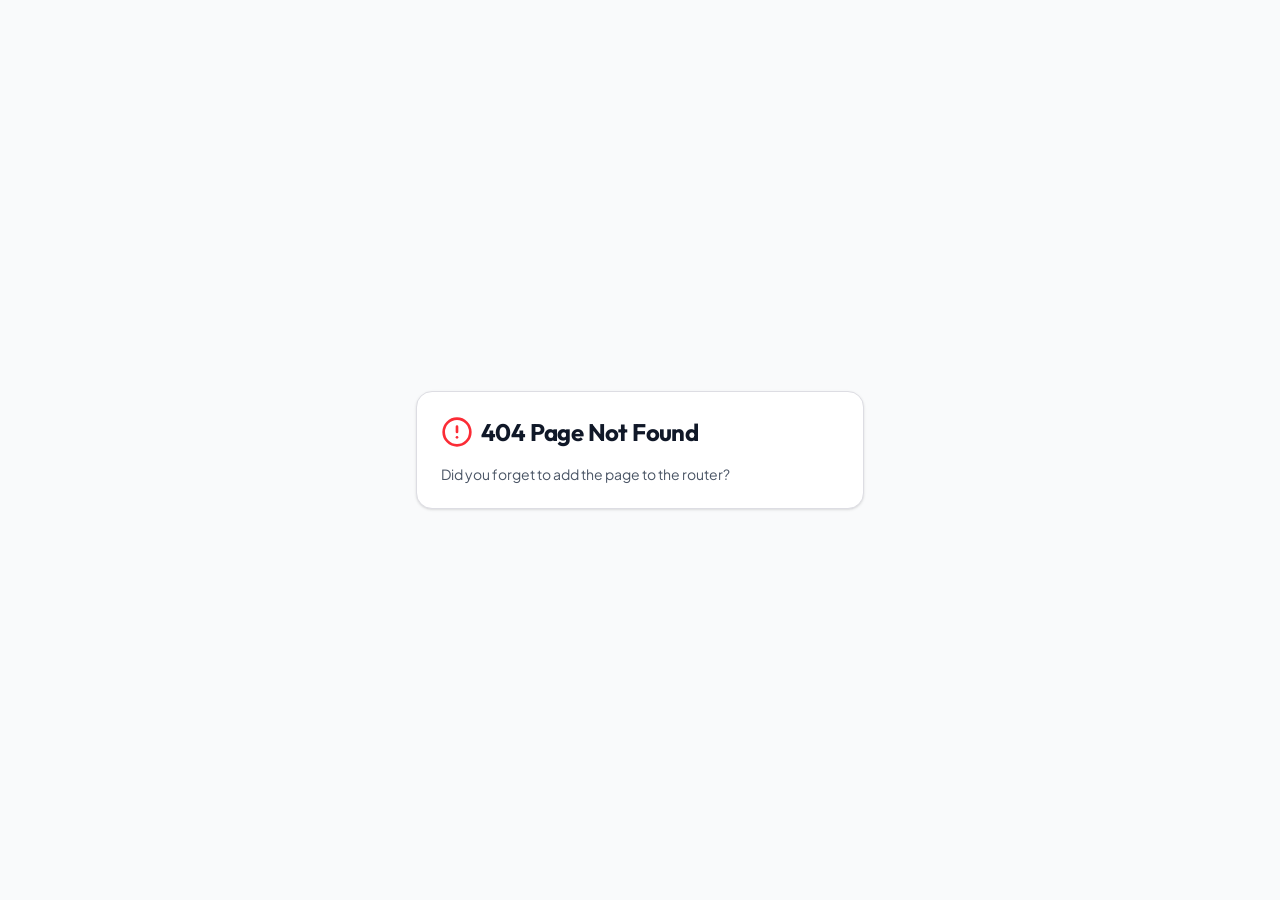
<file: index.html>
<!DOCTYPE html>
<!-- saved from url=(0054)https://voice-note-quotes-%2Dchrisbaileyza.replit.app/ -->
<html lang="en"><head><meta http-equiv="Content-Type" content="text/html; charset=UTF-8">
    
    <meta name="viewport" content="width=device-width, initial-scale=1.0, maximum-scale=1">
    <meta name="facebook-domain-verification" content="yx6v9fxxcvmpmvajrf4673xoddwqhw" />
    <title>VoiceQuote Landing Page</title>
    <link rel="icon" type="image/svg+xml" href="https://voice-note-quotes--chrisbaileyza.replit.app/favicon.svg">
    <link rel="preconnect" href="https://fonts.googleapis.com/">
    <link rel="preconnect" href="https://fonts.gstatic.com/" crossorigin="">
    <link href="./assets/css2.css" rel="stylesheet">
    <script type="module" crossorigin="" src="./assets/index-DbeL_Wi4.js"></script>
    <link rel="stylesheet" crossorigin="" href="./assets/index-D-rFIsb0.css">
  </head>
  <body>
    <div id="root"><div class="min-h-screen bg-background text-foreground overflow-hidden font-sans"><div class="fixed inset-0 -z-20 bg-mesh-overlay"></div><img alt="" class="fixed inset-0 w-full h-full object-cover opacity-10 mix-blend-multiply -z-10" src="./images/bg-mesh.png"><nav class="fixed top-0 left-0 right-0 z-50 border-b border-border bg-background/80 backdrop-blur-md"><div class="max-w-7xl mx-auto px-6 h-20 flex items-center justify-between"><div class="flex items-center gap-3"><div class="w-10 h-10 rounded-xl bg-gradient-to-br from-primary to-secondary flex items-center justify-center shadow-lg shadow-primary/20"><svg xmlns="http://www.w3.org/2000/svg" width="24" height="24" viewBox="0 0 24 24" fill="none" stroke="currentColor" stroke-width="2" stroke-linecap="round" stroke-linejoin="round" class="lucide lucide-message-circle w-5 h-5 text-white fill-white/20" aria-hidden="true"><path d="M2.992 16.342a2 2 0 0 1 .094 1.167l-1.065 3.29a1 1 0 0 0 1.236 1.168l3.413-.998a2 2 0 0 1 1.099.092 10 10 0 1 0-4.777-4.719"></path></svg></div><span class="font-display font-bold text-xl tracking-tight">VoiceQuote</span></div><div class="px-4 py-1.5 rounded-full border border-primary/30 bg-primary/10 text-primary text-sm font-semibold tracking-wide flex items-center gap-2"><span class="relative flex h-2 w-2"><span class="animate-ping absolute inline-flex h-full w-full rounded-full bg-primary opacity-75"></span><span class="relative inline-flex rounded-full h-2 w-2 bg-primary"></span></span>Coming Soon</div></div></nav><section class="relative pt-40 pb-20 lg:pt-48 lg:pb-32 px-6"><div class="max-w-7xl mx-auto grid lg:grid-cols-2 gap-12 items-center"><div class="text-center lg:text-left z-10" style="opacity: 1;"><div class="inline-flex items-center gap-2 px-3 py-1 rounded-full border border-border bg-muted/60 backdrop-blur-sm mb-6" style="opacity: 1; transform: none;"><svg xmlns="http://www.w3.org/2000/svg" width="24" height="24" viewBox="0 0 24 24" fill="none" stroke="currentColor" stroke-width="2" stroke-linecap="round" stroke-linejoin="round" class="lucide lucide-sparkles w-4 h-4 text-secondary" aria-hidden="true"><path d="M11.017 2.814a1 1 0 0 1 1.966 0l1.051 5.558a2 2 0 0 0 1.594 1.594l5.558 1.051a1 1 0 0 1 0 1.966l-5.558 1.051a2 2 0 0 0-1.594 1.594l-1.051 5.558a1 1 0 0 1-1.966 0l-1.051-5.558a2 2 0 0 0-1.594-1.594l-5.558-1.051a1 1 0 0 1 0-1.966l5.558-1.051a2 2 0 0 0 1.594-1.594z"></path><path d="M20 2v4"></path><path d="M22 4h-4"></path><circle cx="4" cy="20" r="2"></circle></svg><span class="text-sm font-medium text-muted-foreground">Instant business documents from your voice</span></div><h1 class="text-5xl lg:text-7xl font-display font-bold leading-[1.1] mb-6" style="opacity: 1; transform: none;">Turn voice notes into <br><span class="text-gradient">quotes &amp; invoices.</span></h1><p class="text-lg lg:text-xl text-muted-foreground mb-10 max-w-xl mx-auto lg:mx-0 leading-relaxed" style="opacity: 1; transform: none;">Just send a WhatsApp voice note describing your job or service. Our AI instantly generates a professional quote, estimate, or invoice — ready to send to your client.</p><div class="mb-8" style="opacity: 1; transform: none;"><div class="w-full max-w-md mx-auto lg:mx-0"><form class="relative flex items-center" style="opacity: 1; transform: none;"><div class="absolute inset-0 -z-10 bg-gradient-to-r from-primary/30 to-secondary/30 blur-xl opacity-50 rounded-full transition-opacity duration-500"></div><input placeholder="Enter your email" class="w-full h-14 pl-6 pr-32 rounded-full bg-background/80 backdrop-blur-md border border-border text-foreground placeholder:text-muted-foreground focus:outline-none focus:ring-2 focus:ring-primary/50 focus:border-transparent transition-all shadow-md disabled:opacity-50" required="" type="email" value="" data-sharkid="__0" data-sharklabel="email"><div data-lastpass-icon-root="" style="position: relative !important; height: 0px !important; width: 0px !important; display: initial !important; float: left !important;"><template shadowrootmode="closed"><svg width="24" height="24" viewBox="0 0 24 24" fill="none" xmlns="http://www.w3.org/2000/svg" data-lastpass-icon="true" data-testid="infield-icon" style="position: absolute; cursor: pointer; height: 22px; max-height: 22px; width: 22px; max-width: 22px; top: -11px; left: -155px; z-index: auto; color: rgb(215, 64, 58);"><rect x="0.680176" y="0.763062" width="22.6392" height="22.4737" rx="4" fill="currentColor"></rect><path fill-rule="evenodd" clip-rule="evenodd" d="M19.7935 7.9516C19.7935 7.64414 20.0427 7.3949 20.3502 7.3949C20.6576 7.3949 20.9069 7.64414 20.9069 7.9516V16.0487C20.9069 16.3562 20.6576 16.6054 20.3502 16.6054C20.0427 16.6054 19.7935 16.3562 19.7935 16.0487V7.9516Z" fill="white"></path><path fill-rule="evenodd" clip-rule="evenodd" d="M4.76288 13.6577C5.68525 13.6577 6.43298 12.9154 6.43298 11.9998C6.43298 11.0842 5.68525 10.3419 4.76288 10.3419C3.8405 10.3419 3.09277 11.0842 3.09277 11.9998C3.09277 12.9154 3.8405 13.6577 4.76288 13.6577Z" fill="white"></path><path fill-rule="evenodd" clip-rule="evenodd" d="M10.3298 13.6577C11.2521 13.6577 11.9999 12.9154 11.9999 11.9998C11.9999 11.0842 11.2521 10.3419 10.3298 10.3419C9.4074 10.3419 8.65967 11.0842 8.65967 11.9998C8.65967 12.9154 9.4074 13.6577 10.3298 13.6577Z" fill="white"></path><path fill-rule="evenodd" clip-rule="evenodd" d="M15.8964 13.6577C16.8188 13.6577 17.5665 12.9154 17.5665 11.9998C17.5665 11.0842 16.8188 10.3419 15.8964 10.3419C14.974 10.3419 14.2263 11.0842 14.2263 11.9998C14.2263 12.9154 14.974 13.6577 15.8964 13.6577Z" fill="white"></path></svg></template></div><button type="submit" disabled="" class="absolute right-1.5 top-1.5 bottom-1.5 px-6 rounded-full bg-foreground text-background font-medium hover:bg-primary hover:text-white transition-all duration-300 disabled:opacity-50 disabled:hover:bg-foreground disabled:hover:text-background flex items-center gap-2 group">Join<svg xmlns="http://www.w3.org/2000/svg" width="24" height="24" viewBox="0 0 24 24" fill="none" stroke="currentColor" stroke-width="2" stroke-linecap="round" stroke-linejoin="round" class="lucide lucide-arrow-right w-4 h-4 group-hover:translate-x-1 transition-transform" aria-hidden="true"><path d="M5 12h14"></path><path d="m12 5 7 7-7 7"></path></svg></button><shark-icon-container data-sharkidcontainer="__0" style="position: absolute;"><template shadowrootmode="open"><surfhark-icon data-sharkidicon="__0" style="background-image: url(&quot;chrome-extension://ailoabdmgclmfmhdagmlohpjlbpffblp/autofill-action-light.svg&quot;); background-repeat: no-repeat; background-position: left center; background-size: cover; position: absolute; right: 0px; visibility: visible; display: block; z-index: 1; border: none; cursor: pointer; padding: 0px; transition: none; pointer-events: all; opacity: 1; left: 323px; top: -9px; width: 18px; height: 18px; min-width: 18px; min-height: 18px;"></surfhark-icon></template></shark-icon-container></form></div></div><div class="flex items-center justify-center lg:justify-start gap-4 text-sm text-muted-foreground" style="opacity: 1; transform: none;"><div class="flex -space-x-2"><div class="w-8 h-8 rounded-full border-2 border-background bg-gradient-to-br from-primary/30 to-secondary/30 flex items-center justify-center"></div><div class="w-8 h-8 rounded-full border-2 border-background bg-gradient-to-br from-primary/30 to-secondary/30 flex items-center justify-center"></div><div class="w-8 h-8 rounded-full border-2 border-background bg-gradient-to-br from-primary/30 to-secondary/30 flex items-center justify-center"></div><div class="w-8 h-8 rounded-full border-2 border-background bg-gradient-to-br from-primary/30 to-secondary/30 flex items-center justify-center"></div></div><p>Join <strong class="text-foreground">1,200+</strong> tradespeople &amp; freelancers</p></div></div><div class="relative z-10 hidden lg:flex justify-center" style="opacity: 1; transform: none;"><div class="relative w-full aspect-square max-w-md"><div class="absolute inset-0 bg-gradient-to-tr from-primary/15 to-secondary/15 rounded-full blur-3xl"></div><img alt="VoiceQuote abstract graphic" class="relative z-10 w-full h-full object-contain drop-shadow-xl" src="./images/hero-graphic.png" style="transform: translateY(-4.84782px);"></div></div></div></section><section class="py-24 px-6 relative"><div class="max-w-7xl mx-auto"><div class="text-center mb-16"><h2 class="text-3xl md:text-5xl font-display font-bold mb-4">From voice note to invoice in seconds.</h2><p class="text-muted-foreground text-lg max-w-2xl mx-auto">No typing. No spreadsheets. No chasing paperwork. Just talk — we handle the rest.</p></div><div class="grid md:grid-cols-3 gap-8"><div class="glass-card rounded-3xl p-8 relative overflow-hidden group hover:border-primary/40 transition-colors" style="opacity: 0; transform: translateY(20px);"><div class="absolute -right-20 -top-20 w-40 h-40 bg-gradient-to-br from-blue-500/10 to-purple-500/10 blur-3xl group-hover:scale-150 transition-transform duration-500"></div><div class="text-primary/30 font-display text-6xl font-black absolute top-6 right-6 opacity-30 group-hover:opacity-60 transition-opacity">01</div><div class="w-14 h-14 rounded-2xl bg-muted border border-border flex items-center justify-center mb-6 relative z-10"><svg xmlns="http://www.w3.org/2000/svg" width="24" height="24" viewBox="0 0 24 24" fill="none" stroke="currentColor" stroke-width="2" stroke-linecap="round" stroke-linejoin="round" class="lucide lucide-mic w-7 h-7 text-foreground" aria-hidden="true"><path d="M12 19v3"></path><path d="M19 10v2a7 7 0 0 1-14 0v-2"></path><rect x="9" y="2" width="6" height="13" rx="3"></rect></svg></div><h3 class="text-2xl font-bold mb-3 relative z-10">Describe the Job</h3><p class="text-muted-foreground relative z-10">Send a WhatsApp voice note describing the work, materials, hours, or services involved.</p></div><div class="glass-card rounded-3xl p-8 relative overflow-hidden group hover:border-primary/40 transition-colors" style="opacity: 0; transform: translateY(20px);"><div class="absolute -right-20 -top-20 w-40 h-40 bg-gradient-to-br from-purple-500/10 to-primary/10 blur-3xl group-hover:scale-150 transition-transform duration-500"></div><div class="text-primary/30 font-display text-6xl font-black absolute top-6 right-6 opacity-30 group-hover:opacity-60 transition-opacity">02</div><div class="w-14 h-14 rounded-2xl bg-muted border border-border flex items-center justify-center mb-6 relative z-10"><svg xmlns="http://www.w3.org/2000/svg" width="24" height="24" viewBox="0 0 24 24" fill="none" stroke="currentColor" stroke-width="2" stroke-linecap="round" stroke-linejoin="round" class="lucide lucide-sparkles w-7 h-7 text-foreground" aria-hidden="true"><path d="M11.017 2.814a1 1 0 0 1 1.966 0l1.051 5.558a2 2 0 0 0 1.594 1.594l5.558 1.051a1 1 0 0 1 0 1.966l-5.558 1.051a2 2 0 0 0-1.594 1.594l-1.051 5.558a1 1 0 0 1-1.966 0l-1.051-5.558a2 2 0 0 0-1.594-1.594l-5.558-1.051a1 1 0 0 1 0-1.966l5.558-1.051a2 2 0 0 0 1.594-1.594z"></path><path d="M20 2v4"></path><path d="M22 4h-4"></path><circle cx="4" cy="20" r="2"></circle></svg></div><h3 class="text-2xl font-bold mb-3 relative z-10">AI Builds the Document</h3><p class="text-muted-foreground relative z-10">Our AI transcribes your note and structures it into a professional quote, estimate, or invoice.</p></div><div class="glass-card rounded-3xl p-8 relative overflow-hidden group hover:border-primary/40 transition-colors" style="opacity: 0; transform: translateY(20px);"><div class="absolute -right-20 -top-20 w-40 h-40 bg-gradient-to-br from-primary/10 to-secondary/10 blur-3xl group-hover:scale-150 transition-transform duration-500"></div><div class="text-primary/30 font-display text-6xl font-black absolute top-6 right-6 opacity-30 group-hover:opacity-60 transition-opacity">03</div><div class="w-14 h-14 rounded-2xl bg-muted border border-border flex items-center justify-center mb-6 relative z-10"><svg xmlns="http://www.w3.org/2000/svg" width="24" height="24" viewBox="0 0 24 24" fill="none" stroke="currentColor" stroke-width="2" stroke-linecap="round" stroke-linejoin="round" class="lucide lucide-file-text w-7 h-7 text-foreground" aria-hidden="true"><path d="M15 2H6a2 2 0 0 0-2 2v16a2 2 0 0 0 2 2h12a2 2 0 0 0 2-2V7Z"></path><path d="M14 2v4a2 2 0 0 0 2 2h4"></path><path d="M10 9H8"></path><path d="M16 13H8"></path><path d="M16 17H8"></path></svg></div><h3 class="text-2xl font-bold mb-3 relative z-10">Send to Your Client</h3><p class="text-muted-foreground relative z-10">Receive a polished, ready-to-send PDF document back via WhatsApp in seconds.</p></div></div></div></section><section class="py-24 px-6 border-t border-border bg-muted/30"><div class="max-w-7xl mx-auto"><div class="grid lg:grid-cols-2 gap-16 items-center"><div style="opacity: 0; transform: translateX(-30px);"><h2 class="text-3xl md:text-5xl font-display font-bold mb-6 leading-tight">Built for tradespeople, <br>freelancers &amp; <span class="text-secondary">small teams.</span></h2><p class="text-muted-foreground text-lg mb-8">Stop losing money to slow paperwork. Whether you're a plumber, consultant, or contractor — VoiceQuote lets you send a professional document to your client before you even leave the job site.</p><ul class="space-y-6"><li class="flex gap-4"><div class="mt-1 w-10 h-10 rounded-full bg-primary/10 flex items-center justify-center shrink-0 border border-primary/20"><svg xmlns="http://www.w3.org/2000/svg" width="24" height="24" viewBox="0 0 24 24" fill="none" stroke="currentColor" stroke-width="2" stroke-linecap="round" stroke-linejoin="round" class="lucide lucide-zap w-5 h-5 text-primary" aria-hidden="true"><path d="M4 14a1 1 0 0 1-.78-1.63l9.9-10.2a.5.5 0 0 1 .86.46l-1.92 6.02A1 1 0 0 0 13 10h7a1 1 0 0 1 .78 1.63l-9.9 10.2a.5.5 0 0 1-.86-.46l1.92-6.02A1 1 0 0 0 11 14z"></path></svg></div><div><h4 class="font-bold text-lg">Instant Documents</h4><p class="text-muted-foreground">Get a formatted quote, estimate, or invoice in under 30 seconds.</p></div></li><li class="flex gap-4"><div class="mt-1 w-10 h-10 rounded-full bg-primary/10 flex items-center justify-center shrink-0 border border-primary/20"><svg xmlns="http://www.w3.org/2000/svg" width="24" height="24" viewBox="0 0 24 24" fill="none" stroke="currentColor" stroke-width="2" stroke-linecap="round" stroke-linejoin="round" class="lucide lucide-layout-template w-5 h-5 text-primary" aria-hidden="true"><rect width="18" height="7" x="3" y="3" rx="1"></rect><rect width="9" height="7" x="3" y="14" rx="1"></rect><rect width="5" height="7" x="16" y="14" rx="1"></rect></svg></div><div><h4 class="font-bold text-lg">Professional Templates</h4><p class="text-muted-foreground">Clean, branded documents that make a great first impression.</p></div></li><li class="flex gap-4"><div class="mt-1 w-10 h-10 rounded-full bg-primary/10 flex items-center justify-center shrink-0 border border-primary/20"><svg xmlns="http://www.w3.org/2000/svg" width="24" height="24" viewBox="0 0 24 24" fill="none" stroke="currentColor" stroke-width="2" stroke-linecap="round" stroke-linejoin="round" class="lucide lucide-message-circle w-5 h-5 text-primary" aria-hidden="true"><path d="M2.992 16.342a2 2 0 0 1 .094 1.167l-1.065 3.29a1 1 0 0 0 1.236 1.168l3.413-.998a2 2 0 0 1 1.099.092 10 10 0 1 0-4.777-4.719"></path></svg></div><div><h4 class="font-bold text-lg">WhatsApp Native</h4><p class="text-muted-foreground">Zero friction. Works entirely within the app you already use.</p></div></li><li class="flex gap-4"><div class="mt-1 w-10 h-10 rounded-full bg-primary/10 flex items-center justify-center shrink-0 border border-primary/20"><svg xmlns="http://www.w3.org/2000/svg" width="24" height="24" viewBox="0 0 24 24" fill="none" stroke="currentColor" stroke-width="2" stroke-linecap="round" stroke-linejoin="round" class="lucide lucide-clock w-5 h-5 text-primary" aria-hidden="true"><path d="M12 6v6l4 2"></path><circle cx="12" cy="12" r="10"></circle></svg></div><div><h4 class="font-bold text-lg">Save Hours Every Week</h4><p class="text-muted-foreground">No more typing up notes at the end of the day — just talk.</p></div></li></ul></div><div class="relative" style="opacity: 0; transform: scale(0.9);"><div class="relative aspect-[4/5] max-w-md mx-auto"><div class="absolute inset-0 bg-gradient-to-tr from-primary/10 via-transparent to-secondary/10 rounded-3xl blur-2xl"></div><div class="absolute inset-4 glass-card rounded-3xl -rotate-6 opacity-60 transition-transform hover:-rotate-12 duration-500"></div><div class="absolute inset-0 glass-card rounded-3xl p-8 flex flex-col justify-center border-black/10 shadow-2xl hover:scale-[1.02] transition-transform duration-500"><div class="text-xs font-bold uppercase tracking-widest text-secondary mb-4 relative z-10">Quote #1042</div><div class="space-y-2 relative z-10 mb-6"><div class="flex justify-between text-sm border-b border-border pb-2"><span class="text-muted-foreground">Labour — 4 hrs @ R450/hr</span><span class="font-semibold">R1800.00</span></div><div class="flex justify-between text-sm border-b border-border pb-2"><span class="text-muted-foreground">Materials &amp; fittings</span><span class="font-semibold">R630.50</span></div><div class="flex justify-between text-sm border-b border-border pb-2"><span class="text-muted-foreground">Call-out fee</span><span class="font-semibold">R250.00</span></div></div><div class="flex justify-between font-bold text-lg relative z-10 mb-6"><span>Total (inc. VAT)</span><span class="text-primary">R3220.20</span></div><div class="flex items-center gap-3 mt-auto"><div class="w-10 h-10 rounded-full bg-gradient-to-br from-muted to-border border border-border"></div><div><div class="font-bold text-sm">J. Harper Electrical</div><div class="text-xs text-muted-foreground">Sent via VoiceQuote</div></div></div></div></div></div></div></div></section><section class="py-32 px-6 relative overflow-hidden"><div class="absolute inset-0 bg-primary/5"></div><div class="absolute top-1/2 left-1/2 -translate-x-1/2 -translate-y-1/2 w-[800px] h-[800px] bg-gradient-to-b from-primary/15 to-secondary/15 rounded-full blur-[100px] -z-10"></div><div class="max-w-3xl mx-auto text-center relative z-10"><div style="opacity: 0; transform: translateY(20px);"><div class="inline-block px-4 py-1.5 rounded-full border border-secondary/30 bg-secondary/10 text-secondary text-sm font-bold tracking-wide mb-6">Exclusive Beta</div><h2 class="text-4xl md:text-6xl font-display font-bold mb-6">Stop losing time to paperwork.</h2><p class="text-xl text-muted-foreground mb-10 max-w-xl mx-auto">Be among the first to send quotes, estimates, and invoices straight from a WhatsApp voice note. Join the waitlist now.</p><div class="w-full max-w-md mx-auto"><form class="relative flex items-center" style="opacity: 1; transform: none;"><div class="absolute inset-0 -z-10 bg-gradient-to-r from-primary/30 to-secondary/30 blur-xl opacity-50 rounded-full transition-opacity duration-500"></div><input placeholder="Enter your email" class="w-full h-14 pl-6 pr-32 rounded-full bg-background/80 backdrop-blur-md border border-border text-foreground placeholder:text-muted-foreground focus:outline-none focus:ring-2 focus:ring-primary/50 focus:border-transparent transition-all shadow-md disabled:opacity-50" required="" type="email" value="" data-sharkid="__1" data-sharklabel="email"><div data-lastpass-icon-root="" style="position: relative !important; height: 0px !important; width: 0px !important; display: initial !important; float: left !important;"><template shadowrootmode="closed"><svg width="24" height="24" viewBox="0 0 24 24" fill="none" xmlns="http://www.w3.org/2000/svg" data-lastpass-icon="true" data-testid="infield-icon" style="position: absolute; cursor: pointer; height: 22px; max-height: 22px; width: 22px; max-width: 22px; top: -11px; left: -155px; z-index: auto; color: rgb(215, 64, 58);"><rect x="0.680176" y="0.763062" width="22.6392" height="22.4737" rx="4" fill="currentColor"></rect><path fill-rule="evenodd" clip-rule="evenodd" d="M19.7935 7.9516C19.7935 7.64414 20.0427 7.3949 20.3502 7.3949C20.6576 7.3949 20.9069 7.64414 20.9069 7.9516V16.0487C20.9069 16.3562 20.6576 16.6054 20.3502 16.6054C20.0427 16.6054 19.7935 16.3562 19.7935 16.0487V7.9516Z" fill="white"></path><path fill-rule="evenodd" clip-rule="evenodd" d="M4.76288 13.6577C5.68525 13.6577 6.43298 12.9154 6.43298 11.9998C6.43298 11.0842 5.68525 10.3419 4.76288 10.3419C3.8405 10.3419 3.09277 11.0842 3.09277 11.9998C3.09277 12.9154 3.8405 13.6577 4.76288 13.6577Z" fill="white"></path><path fill-rule="evenodd" clip-rule="evenodd" d="M10.3298 13.6577C11.2521 13.6577 11.9999 12.9154 11.9999 11.9998C11.9999 11.0842 11.2521 10.3419 10.3298 10.3419C9.4074 10.3419 8.65967 11.0842 8.65967 11.9998C8.65967 12.9154 9.4074 13.6577 10.3298 13.6577Z" fill="white"></path><path fill-rule="evenodd" clip-rule="evenodd" d="M15.8964 13.6577C16.8188 13.6577 17.5665 12.9154 17.5665 11.9998C17.5665 11.0842 16.8188 10.3419 15.8964 10.3419C14.974 10.3419 14.2263 11.0842 14.2263 11.9998C14.2263 12.9154 14.974 13.6577 15.8964 13.6577Z" fill="white"></path></svg></template></div><button type="submit" disabled="" class="absolute right-1.5 top-1.5 bottom-1.5 px-6 rounded-full bg-foreground text-background font-medium hover:bg-primary hover:text-white transition-all duration-300 disabled:opacity-50 disabled:hover:bg-foreground disabled:hover:text-background flex items-center gap-2 group">Join<svg xmlns="http://www.w3.org/2000/svg" width="24" height="24" viewBox="0 0 24 24" fill="none" stroke="currentColor" stroke-width="2" stroke-linecap="round" stroke-linejoin="round" class="lucide lucide-arrow-right w-4 h-4 group-hover:translate-x-1 transition-transform" aria-hidden="true"><path d="M5 12h14"></path><path d="m12 5 7 7-7 7"></path></svg></button><shark-icon-container data-sharkidcontainer="__1" style="position: absolute;"><template shadowrootmode="open"><surfhark-icon data-sharkidicon="__1" style="background-image: url(&quot;chrome-extension://ailoabdmgclmfmhdagmlohpjlbpffblp/autofill-action-light.svg&quot;); background-repeat: no-repeat; background-position: left center; background-size: cover; position: absolute; right: 0px; visibility: visible; display: block; z-index: 1; border: none; cursor: pointer; padding: 0px; transition: none; pointer-events: all; opacity: 1; left: 410px; top: -9px; width: 18px; height: 18px; min-width: 18px; min-height: 18px;"></surfhark-icon></template></shark-icon-container></form></div></div></div></section><footer class="py-8 px-6 border-t border-border"><div class="max-w-7xl mx-auto flex flex-col md:flex-row justify-between items-center gap-4"><div class="flex items-center gap-2 opacity-70"><svg xmlns="http://www.w3.org/2000/svg" width="24" height="24" viewBox="0 0 24 24" fill="none" stroke="currentColor" stroke-width="2" stroke-linecap="round" stroke-linejoin="round" class="lucide lucide-message-circle w-4 h-4" aria-hidden="true"><path d="M2.992 16.342a2 2 0 0 1 .094 1.167l-1.065 3.29a1 1 0 0 0 1.236 1.168l3.413-.998a2 2 0 0 1 1.099.092 10 10 0 1 0-4.777-4.719"></path></svg><span class="font-display font-semibold">VoiceQuote</span></div><p class="text-sm text-muted-foreground">© 2026 VoiceQuote. All rights reserved.</p></div></footer></div><div role="region" aria-label="Notifications (F8)" tabindex="-1" style="pointer-events: none;"><ol tabindex="-1" class="fixed top-0 z-[100] flex max-h-screen w-full flex-col-reverse p-4 sm:bottom-0 sm:right-0 sm:top-auto sm:flex-col md:max-w-[420px]"></ol></div></div>

</div></body></html>
</file>
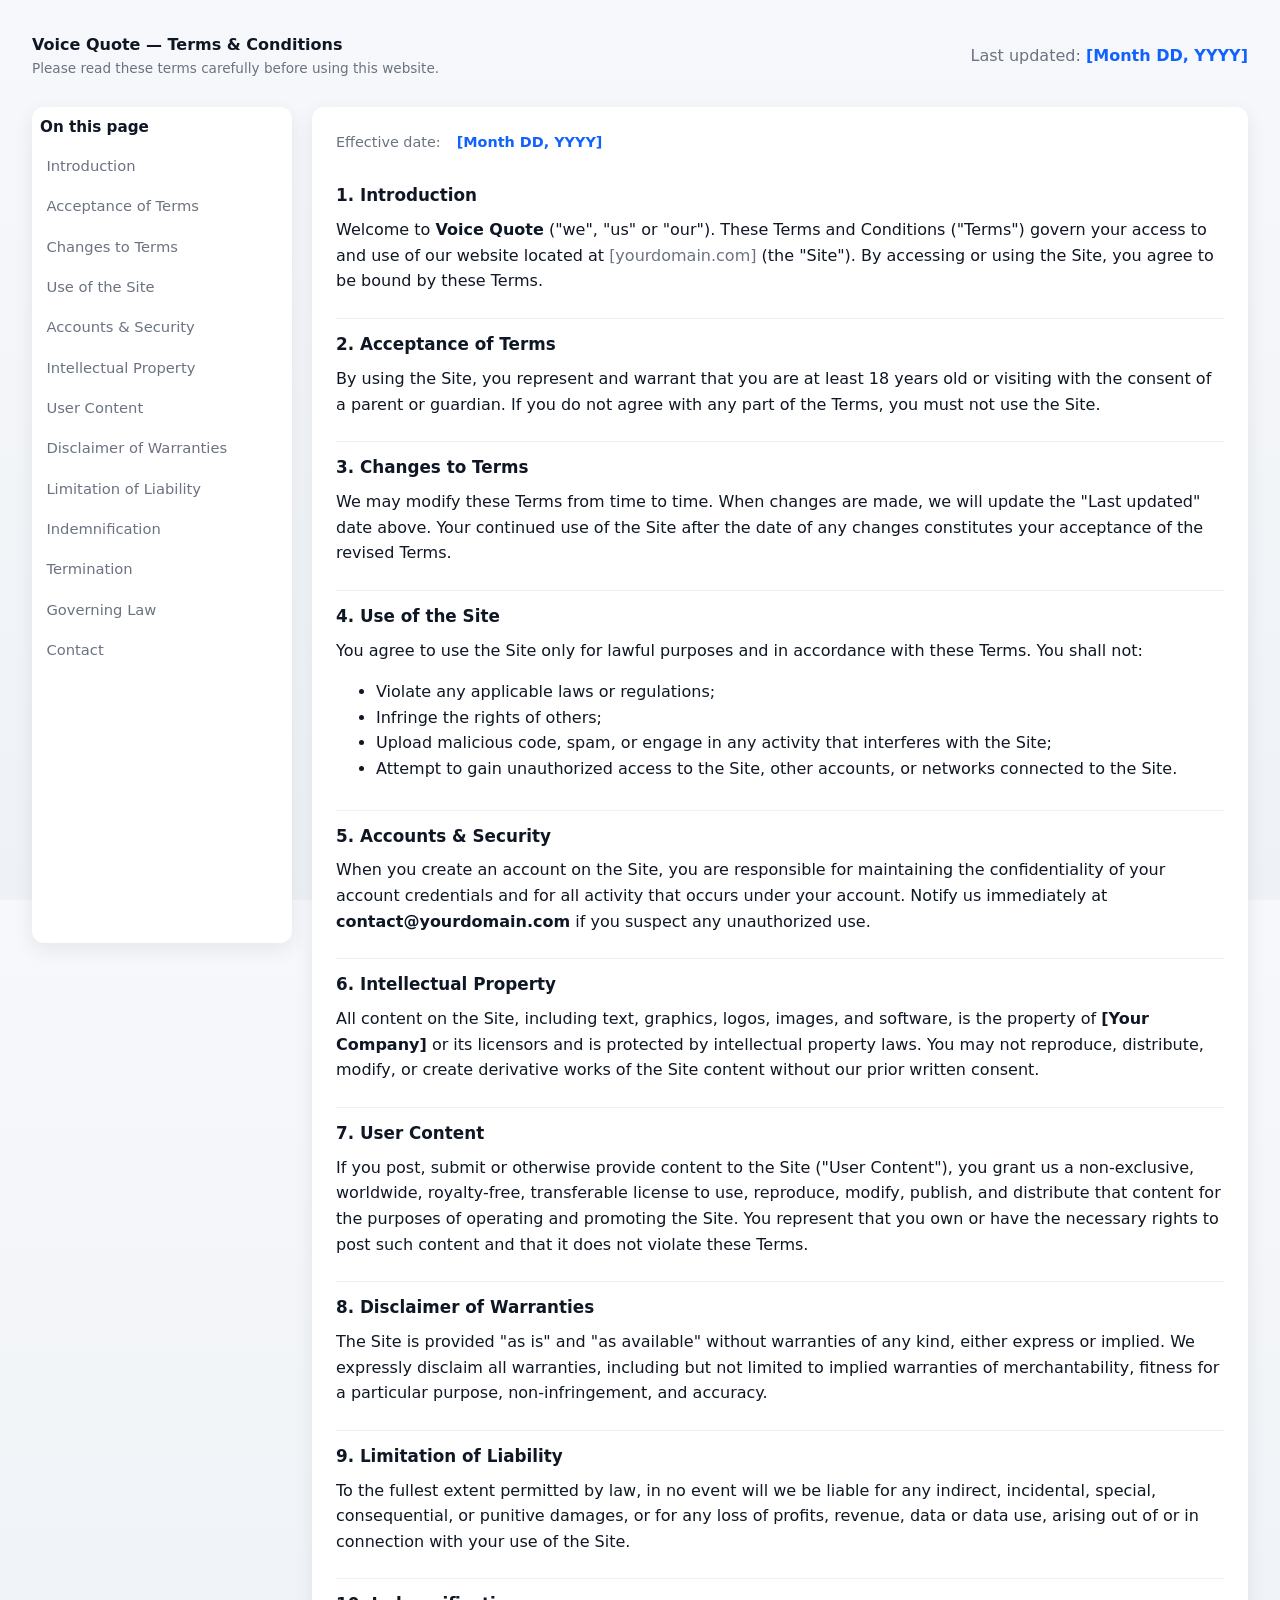
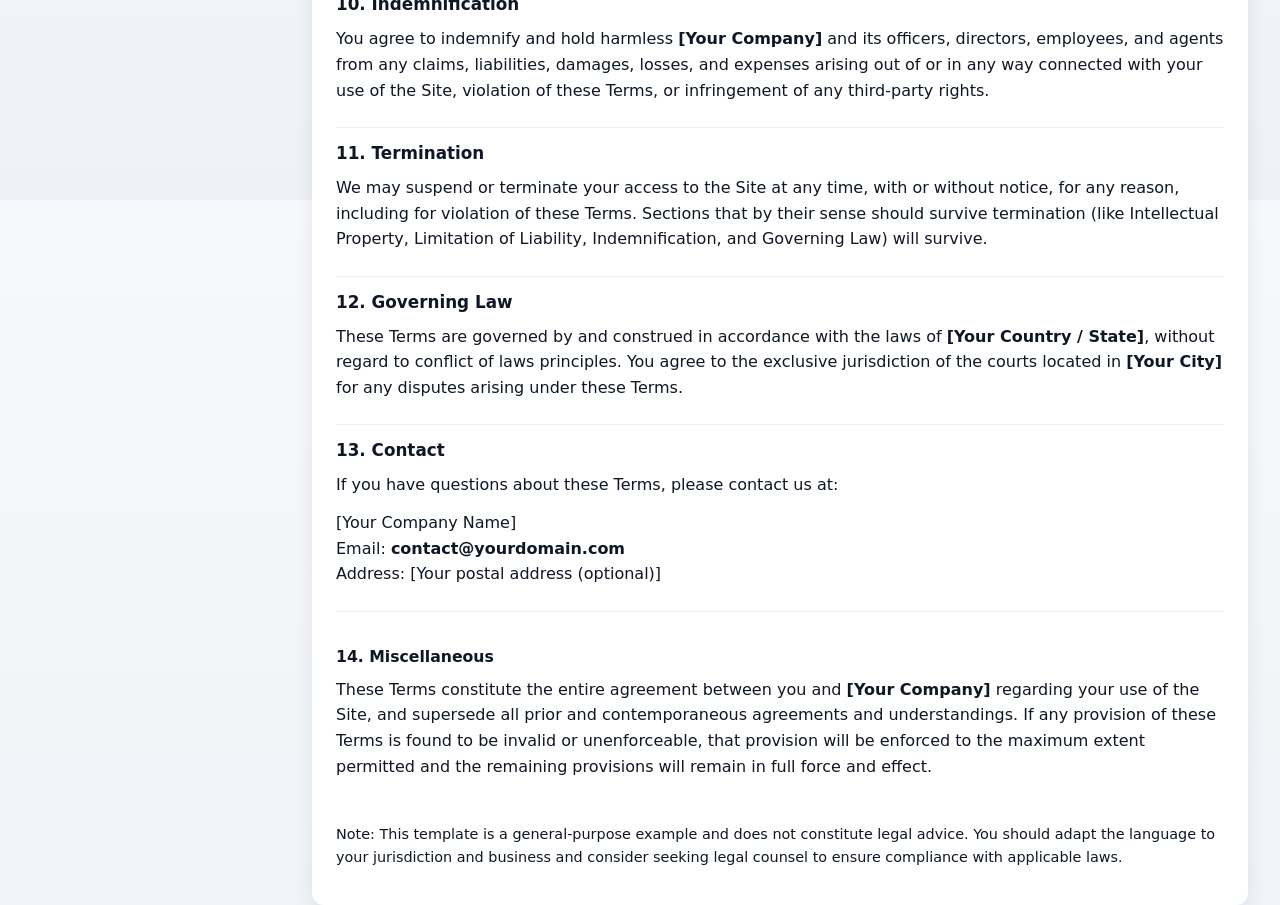
<file: terms.html>
<!doctype html>
<html lang="en">
<head>
  <meta charset="utf-8" />
  <meta name="viewport" content="width=device-width,initial-scale=1" />
  <title>Terms &amp; Conditions</title>
  <meta name="description" content="Terms and Conditions for [Your Site Name]" />

  <!--
    Single-file Terms & Conditions template (HTML + CSS only).
    Replace bracketed placeholders like [Your Company], [date], and contact@domain.com.
    This file intentionally uses no JavaScript or external resources so it's easy to drop into any site.
  -->

  <style>
    :root{
      --bg:#f7f8fb;
      --card:#ffffff;
      --muted:#6b7280;
      --accent:#0f62fe; /* change to match brand */
      --max-width:1000px;
      --radius:12px;
      --gap:1.25rem;
      --text:#0f1724;
      --print-break:avoid-page;
      font-family: Inter, ui-sans-serif, system-ui, -apple-system, "Segoe UI", Roboto, "Helvetica Neue", Arial;
    }

    /* Reset-ish */
    *{box-sizing:border-box}
    html,body{height:100%}
    body{
      margin:0;
      background:linear-gradient(180deg,var(--bg),#eef2f6);
      color:var(--text);
      line-height:1.6;
      -webkit-font-smoothing:antialiased;
      -moz-osx-font-smoothing:grayscale;
      padding:2rem;
    }

    .wrap{
      max-width:calc(var(--max-width) + 320px);
      margin:0 auto;
      display:grid;
      grid-template-columns: 260px 1fr;
      gap:var(--gap);
      align-items:start;
    }

    /* Card container */
    .card{
      background:var(--card);
      border-radius:var(--radius);
      box-shadow:0 6px 20px rgba(16,24,40,0.08);
      padding:1.25rem;
    }

    header.site-title{
      grid-column:1/-1;
      display:flex;
      align-items:center;
      justify-content:space-between;
      gap:1rem;
      margin-bottom:0.5rem;
    }

    .brand{
      display:flex;flex-direction:column;
    }
    .brand h1{font-size:1rem;margin:0}
    .brand p{margin:0;font-size:0.85rem;color:var(--muted)}

    /* Table of contents / nav */
    nav.toc{
      position:sticky;top:2rem;height:calc(100vh - 4rem);overflow:auto;padding:0.5rem;
    }
    .toc .card{padding:0.75rem}
    .toc h2{font-size:0.95rem;margin:0 0 0.5rem 0}
    .toc ul{list-style:none;padding:0;margin:0;display:flex;flex-direction:column;gap:0.25rem}
    .toc a{
      text-decoration:none;color:var(--muted);font-size:0.92rem;padding:0.4rem;border-radius:8px;display:block
    }
    .toc a:hover{background:#f1f5f9;color:var(--text)}

    main.article{
      padding:1.5rem;
    }

    main.article h2{font-size:1.05rem;margin:0 0 0.5rem 0}
    main.article h3{font-size:0.98rem;margin:1.25rem 0 0.5rem}
    main.article p{margin:0 0 0.75rem;color:var(--text)}
    .muted{color:var(--muted)}

    .meta{display:flex;gap:1rem;align-items:center;font-size:0.9rem;color:var(--muted);margin-bottom:1rem}

    .section{padding:0.75rem 0;border-top:1px solid #eef2f6}
    .section:first-of-type{border-top:0}

    /* Responsive */
    @media (max-width:980px){
      .wrap{grid-template-columns:1fr;padding:0}
      nav.toc{position:relative;height:auto}
    }

    /* Print styles */
    @media print{
      body{background:white;padding:0}
      .toc, header.site-title .actions{display:none}
      .card{box-shadow:none;border-radius:0}
      .wrap{grid-template-columns:1fr}
      .section{page-break-inside:var(--print-break)}
    }

    /* small helpers */
    .kbd{display:inline-block;padding:0.15rem 0.4rem;border-radius:6px;background:#f3f4f6;font-size:0.82rem;color:var(--muted)}
    .highlight{color:var(--accent);font-weight:600}
    .contact{font-weight:600}
  </style>
</head>
<body>
  <div class="wrap">

    <header class="site-title">
      <div class="brand">
        <h1>Voice Quote — Terms &amp; Conditions</h1>
        <p class="muted">Please read these terms carefully before using this website.</p>
      </div>
      <div class="actions muted">
        Last updated: <strong class="highlight">[Month DD, YYYY]</strong>
      </div>
    </header>

    <nav class="toc card" aria-label="Table of contents">
      <h2>On this page</h2>
      <ul>
        <li><a href="#intro">Introduction</a></li>
        <li><a href="#acceptance">Acceptance of Terms</a></li>
        <li><a href="#changes">Changes to Terms</a></li>
        <li><a href="#use">Use of the Site</a></li>
        <li><a href="#accounts">Accounts &amp; Security</a></li>
        <li><a href="#intellectual">Intellectual Property</a></li>
        <li><a href="#user-content">User Content</a></li>
        <li><a href="#disclaimer">Disclaimer of Warranties</a></li>
        <li><a href="#liability">Limitation of Liability</a></li>
        <li><a href="#indemnity">Indemnification</a></li>
        <li><a href="#termination">Termination</a></li>
        <li><a href="#governing">Governing Law</a></li>
        <li><a href="#contact">Contact</a></li>
      </ul>
    </nav>

    <main class="article card" role="main">

      <div class="meta">
        <span class="muted">Effective date:</span>
        <span><strong class="highlight">[Month DD, YYYY]</strong></span>
      </div>

      <section id="intro" class="section">
        <h2>1. Introduction</h2>
        <p>Welcome to <strong>Voice Quote</strong> ("we", "us" or "our"). These Terms and Conditions ("Terms") govern your access to and use of our website located at <span class="muted">[yourdomain.com]</span> (the "Site"). By accessing or using the Site, you agree to be bound by these Terms.</p>
      </section>

      <section id="acceptance" class="section">
        <h2>2. Acceptance of Terms</h2>
        <p>By using the Site, you represent and warrant that you are at least 18 years old or visiting with the consent of a parent or guardian. If you do not agree with any part of the Terms, you must not use the Site.</p>
      </section>

      <section id="changes" class="section">
        <h2>3. Changes to Terms</h2>
        <p>We may modify these Terms from time to time. When changes are made, we will update the "Last updated" date above. Your continued use of the Site after the date of any changes constitutes your acceptance of the revised Terms.</p>
      </section>

      <section id="use" class="section">
        <h2>4. Use of the Site</h2>
        <p>You agree to use the Site only for lawful purposes and in accordance with these Terms. You shall not:</p>
        <ul>
          <li>Violate any applicable laws or regulations;</li>
          <li>Infringe the rights of others;</li>
          <li>Upload malicious code, spam, or engage in any activity that interferes with the Site;</li>
          <li>Attempt to gain unauthorized access to the Site, other accounts, or networks connected to the Site.</li>
        </ul>
      </section>

      <section id="accounts" class="section">
        <h2>5. Accounts &amp; Security</h2>
        <p>When you create an account on the Site, you are responsible for maintaining the confidentiality of your account credentials and for all activity that occurs under your account. Notify us immediately at <span class="contact">contact@yourdomain.com</span> if you suspect any unauthorized use.</p>
      </section>

      <section id="intellectual" class="section">
        <h2>6. Intellectual Property</h2>
        <p>All content on the Site, including text, graphics, logos, images, and software, is the property of <strong>[Your Company]</strong> or its licensors and is protected by intellectual property laws. You may not reproduce, distribute, modify, or create derivative works of the Site content without our prior written consent.</p>
      </section>

      <section id="user-content" class="section">
        <h2>7. User Content</h2>
        <p>If you post, submit or otherwise provide content to the Site ("User Content"), you grant us a non-exclusive, worldwide, royalty-free, transferable license to use, reproduce, modify, publish, and distribute that content for the purposes of operating and promoting the Site. You represent that you own or have the necessary rights to post such content and that it does not violate these Terms.</p>
      </section>

      <section id="disclaimer" class="section">
        <h2>8. Disclaimer of Warranties</h2>
        <p>The Site is provided "as is" and "as available" without warranties of any kind, either express or implied. We expressly disclaim all warranties, including but not limited to implied warranties of merchantability, fitness for a particular purpose, non-infringement, and accuracy.</p>
      </section>

      <section id="liability" class="section">
        <h2>9. Limitation of Liability</h2>
        <p>To the fullest extent permitted by law, in no event will we be liable for any indirect, incidental, special, consequential, or punitive damages, or for any loss of profits, revenue, data or data use, arising out of or in connection with your use of the Site.</p>
      </section>

      <section id="indemnity" class="section">
        <h2>10. Indemnification</h2>
        <p>You agree to indemnify and hold harmless <strong>[Your Company]</strong> and its officers, directors, employees, and agents from any claims, liabilities, damages, losses, and expenses arising out of or in any way connected with your use of the Site, violation of these Terms, or infringement of any third-party rights.</p>
      </section>

      <section id="termination" class="section">
        <h2>11. Termination</h2>
        <p>We may suspend or terminate your access to the Site at any time, with or without notice, for any reason, including for violation of these Terms. Sections that by their sense should survive termination (like Intellectual Property, Limitation of Liability, Indemnification, and Governing Law) will survive.</p>
      </section>

      <section id="governing" class="section">
        <h2>12. Governing Law</h2>
        <p>These Terms are governed by and construed in accordance with the laws of <strong>[Your Country / State]</strong>, without regard to conflict of laws principles. You agree to the exclusive jurisdiction of the courts located in <strong>[Your City]</strong> for any disputes arising under these Terms.</p>
      </section>

      <section id="contact" class="section">
        <h2>13. Contact</h2>
        <p>If you have questions about these Terms, please contact us at:</p>
        <p class="muted">[Your Company Name]<br>
        Email: <span class="contact">contact@yourdomain.com</span><br>
        Address: [Your postal address (optional)]</p>
      </section>

      <section id="misc" class="section">
        <h3>14. Miscellaneous</h3>
        <p>These Terms constitute the entire agreement between you and <strong>[Your Company]</strong> regarding your use of the Site, and supersede all prior and contemporaneous agreements and understandings. If any provision of these Terms is found to be invalid or unenforceable, that provision will be enforced to the maximum extent permitted and the remaining provisions will remain in full force and effect.</p>
      </section>

      <footer class="muted" style="margin-top:1.25rem;font-size:0.9rem">
        <p>Note: This template is a general-purpose example and does not constitute legal advice. You should adapt the language to your jurisdiction and business and consider seeking legal counsel to ensure compliance with applicable laws.</p>
      </footer>

    </main>

  </div>
</body>
</html>
</file>
<file: assets/css2.css>
/* cyrillic-ext */
@font-face {
  font-family: 'Inter';
  font-style: normal;
  font-weight: 400;
  font-display: swap;
  src: url(https://fonts.gstatic.com/s/inter/v20/UcC73FwrK3iLTeHuS_nVMrMxCp50SjIa2JL7SUc.woff2) format('woff2');
  unicode-range: U+0460-052F, U+1C80-1C8A, U+20B4, U+2DE0-2DFF, U+A640-A69F, U+FE2E-FE2F;
}
/* cyrillic */
@font-face {
  font-family: 'Inter';
  font-style: normal;
  font-weight: 400;
  font-display: swap;
  src: url(https://fonts.gstatic.com/s/inter/v20/UcC73FwrK3iLTeHuS_nVMrMxCp50SjIa0ZL7SUc.woff2) format('woff2');
  unicode-range: U+0301, U+0400-045F, U+0490-0491, U+04B0-04B1, U+2116;
}
/* greek-ext */
@font-face {
  font-family: 'Inter';
  font-style: normal;
  font-weight: 400;
  font-display: swap;
  src: url(https://fonts.gstatic.com/s/inter/v20/UcC73FwrK3iLTeHuS_nVMrMxCp50SjIa2ZL7SUc.woff2) format('woff2');
  unicode-range: U+1F00-1FFF;
}
/* greek */
@font-face {
  font-family: 'Inter';
  font-style: normal;
  font-weight: 400;
  font-display: swap;
  src: url(https://fonts.gstatic.com/s/inter/v20/UcC73FwrK3iLTeHuS_nVMrMxCp50SjIa1pL7SUc.woff2) format('woff2');
  unicode-range: U+0370-0377, U+037A-037F, U+0384-038A, U+038C, U+038E-03A1, U+03A3-03FF;
}
/* vietnamese */
@font-face {
  font-family: 'Inter';
  font-style: normal;
  font-weight: 400;
  font-display: swap;
  src: url(https://fonts.gstatic.com/s/inter/v20/UcC73FwrK3iLTeHuS_nVMrMxCp50SjIa2pL7SUc.woff2) format('woff2');
  unicode-range: U+0102-0103, U+0110-0111, U+0128-0129, U+0168-0169, U+01A0-01A1, U+01AF-01B0, U+0300-0301, U+0303-0304, U+0308-0309, U+0323, U+0329, U+1EA0-1EF9, U+20AB;
}
/* latin-ext */
@font-face {
  font-family: 'Inter';
  font-style: normal;
  font-weight: 400;
  font-display: swap;
  src: url(https://fonts.gstatic.com/s/inter/v20/UcC73FwrK3iLTeHuS_nVMrMxCp50SjIa25L7SUc.woff2) format('woff2');
  unicode-range: U+0100-02BA, U+02BD-02C5, U+02C7-02CC, U+02CE-02D7, U+02DD-02FF, U+0304, U+0308, U+0329, U+1D00-1DBF, U+1E00-1E9F, U+1EF2-1EFF, U+2020, U+20A0-20AB, U+20AD-20C0, U+2113, U+2C60-2C7F, U+A720-A7FF;
}
/* latin */
@font-face {
  font-family: 'Inter';
  font-style: normal;
  font-weight: 400;
  font-display: swap;
  src: url(https://fonts.gstatic.com/s/inter/v20/UcC73FwrK3iLTeHuS_nVMrMxCp50SjIa1ZL7.woff2) format('woff2');
  unicode-range: U+0000-00FF, U+0131, U+0152-0153, U+02BB-02BC, U+02C6, U+02DA, U+02DC, U+0304, U+0308, U+0329, U+2000-206F, U+20AC, U+2122, U+2191, U+2193, U+2212, U+2215, U+FEFF, U+FFFD;
}
/* cyrillic-ext */
@font-face {
  font-family: 'Inter';
  font-style: normal;
  font-weight: 500;
  font-display: swap;
  src: url(https://fonts.gstatic.com/s/inter/v20/UcC73FwrK3iLTeHuS_nVMrMxCp50SjIa2JL7SUc.woff2) format('woff2');
  unicode-range: U+0460-052F, U+1C80-1C8A, U+20B4, U+2DE0-2DFF, U+A640-A69F, U+FE2E-FE2F;
}
/* cyrillic */
@font-face {
  font-family: 'Inter';
  font-style: normal;
  font-weight: 500;
  font-display: swap;
  src: url(https://fonts.gstatic.com/s/inter/v20/UcC73FwrK3iLTeHuS_nVMrMxCp50SjIa0ZL7SUc.woff2) format('woff2');
  unicode-range: U+0301, U+0400-045F, U+0490-0491, U+04B0-04B1, U+2116;
}
/* greek-ext */
@font-face {
  font-family: 'Inter';
  font-style: normal;
  font-weight: 500;
  font-display: swap;
  src: url(https://fonts.gstatic.com/s/inter/v20/UcC73FwrK3iLTeHuS_nVMrMxCp50SjIa2ZL7SUc.woff2) format('woff2');
  unicode-range: U+1F00-1FFF;
}
/* greek */
@font-face {
  font-family: 'Inter';
  font-style: normal;
  font-weight: 500;
  font-display: swap;
  src: url(https://fonts.gstatic.com/s/inter/v20/UcC73FwrK3iLTeHuS_nVMrMxCp50SjIa1pL7SUc.woff2) format('woff2');
  unicode-range: U+0370-0377, U+037A-037F, U+0384-038A, U+038C, U+038E-03A1, U+03A3-03FF;
}
/* vietnamese */
@font-face {
  font-family: 'Inter';
  font-style: normal;
  font-weight: 500;
  font-display: swap;
  src: url(https://fonts.gstatic.com/s/inter/v20/UcC73FwrK3iLTeHuS_nVMrMxCp50SjIa2pL7SUc.woff2) format('woff2');
  unicode-range: U+0102-0103, U+0110-0111, U+0128-0129, U+0168-0169, U+01A0-01A1, U+01AF-01B0, U+0300-0301, U+0303-0304, U+0308-0309, U+0323, U+0329, U+1EA0-1EF9, U+20AB;
}
/* latin-ext */
@font-face {
  font-family: 'Inter';
  font-style: normal;
  font-weight: 500;
  font-display: swap;
  src: url(https://fonts.gstatic.com/s/inter/v20/UcC73FwrK3iLTeHuS_nVMrMxCp50SjIa25L7SUc.woff2) format('woff2');
  unicode-range: U+0100-02BA, U+02BD-02C5, U+02C7-02CC, U+02CE-02D7, U+02DD-02FF, U+0304, U+0308, U+0329, U+1D00-1DBF, U+1E00-1E9F, U+1EF2-1EFF, U+2020, U+20A0-20AB, U+20AD-20C0, U+2113, U+2C60-2C7F, U+A720-A7FF;
}
/* latin */
@font-face {
  font-family: 'Inter';
  font-style: normal;
  font-weight: 500;
  font-display: swap;
  src: url(https://fonts.gstatic.com/s/inter/v20/UcC73FwrK3iLTeHuS_nVMrMxCp50SjIa1ZL7.woff2) format('woff2');
  unicode-range: U+0000-00FF, U+0131, U+0152-0153, U+02BB-02BC, U+02C6, U+02DA, U+02DC, U+0304, U+0308, U+0329, U+2000-206F, U+20AC, U+2122, U+2191, U+2193, U+2212, U+2215, U+FEFF, U+FFFD;
}
/* cyrillic-ext */
@font-face {
  font-family: 'Inter';
  font-style: normal;
  font-weight: 600;
  font-display: swap;
  src: url(https://fonts.gstatic.com/s/inter/v20/UcC73FwrK3iLTeHuS_nVMrMxCp50SjIa2JL7SUc.woff2) format('woff2');
  unicode-range: U+0460-052F, U+1C80-1C8A, U+20B4, U+2DE0-2DFF, U+A640-A69F, U+FE2E-FE2F;
}
/* cyrillic */
@font-face {
  font-family: 'Inter';
  font-style: normal;
  font-weight: 600;
  font-display: swap;
  src: url(https://fonts.gstatic.com/s/inter/v20/UcC73FwrK3iLTeHuS_nVMrMxCp50SjIa0ZL7SUc.woff2) format('woff2');
  unicode-range: U+0301, U+0400-045F, U+0490-0491, U+04B0-04B1, U+2116;
}
/* greek-ext */
@font-face {
  font-family: 'Inter';
  font-style: normal;
  font-weight: 600;
  font-display: swap;
  src: url(https://fonts.gstatic.com/s/inter/v20/UcC73FwrK3iLTeHuS_nVMrMxCp50SjIa2ZL7SUc.woff2) format('woff2');
  unicode-range: U+1F00-1FFF;
}
/* greek */
@font-face {
  font-family: 'Inter';
  font-style: normal;
  font-weight: 600;
  font-display: swap;
  src: url(https://fonts.gstatic.com/s/inter/v20/UcC73FwrK3iLTeHuS_nVMrMxCp50SjIa1pL7SUc.woff2) format('woff2');
  unicode-range: U+0370-0377, U+037A-037F, U+0384-038A, U+038C, U+038E-03A1, U+03A3-03FF;
}
/* vietnamese */
@font-face {
  font-family: 'Inter';
  font-style: normal;
  font-weight: 600;
  font-display: swap;
  src: url(https://fonts.gstatic.com/s/inter/v20/UcC73FwrK3iLTeHuS_nVMrMxCp50SjIa2pL7SUc.woff2) format('woff2');
  unicode-range: U+0102-0103, U+0110-0111, U+0128-0129, U+0168-0169, U+01A0-01A1, U+01AF-01B0, U+0300-0301, U+0303-0304, U+0308-0309, U+0323, U+0329, U+1EA0-1EF9, U+20AB;
}
/* latin-ext */
@font-face {
  font-family: 'Inter';
  font-style: normal;
  font-weight: 600;
  font-display: swap;
  src: url(https://fonts.gstatic.com/s/inter/v20/UcC73FwrK3iLTeHuS_nVMrMxCp50SjIa25L7SUc.woff2) format('woff2');
  unicode-range: U+0100-02BA, U+02BD-02C5, U+02C7-02CC, U+02CE-02D7, U+02DD-02FF, U+0304, U+0308, U+0329, U+1D00-1DBF, U+1E00-1E9F, U+1EF2-1EFF, U+2020, U+20A0-20AB, U+20AD-20C0, U+2113, U+2C60-2C7F, U+A720-A7FF;
}
/* latin */
@font-face {
  font-family: 'Inter';
  font-style: normal;
  font-weight: 600;
  font-display: swap;
  src: url(https://fonts.gstatic.com/s/inter/v20/UcC73FwrK3iLTeHuS_nVMrMxCp50SjIa1ZL7.woff2) format('woff2');
  unicode-range: U+0000-00FF, U+0131, U+0152-0153, U+02BB-02BC, U+02C6, U+02DA, U+02DC, U+0304, U+0308, U+0329, U+2000-206F, U+20AC, U+2122, U+2191, U+2193, U+2212, U+2215, U+FEFF, U+FFFD;
}
/* cyrillic-ext */
@font-face {
  font-family: 'Inter';
  font-style: normal;
  font-weight: 700;
  font-display: swap;
  src: url(https://fonts.gstatic.com/s/inter/v20/UcC73FwrK3iLTeHuS_nVMrMxCp50SjIa2JL7SUc.woff2) format('woff2');
  unicode-range: U+0460-052F, U+1C80-1C8A, U+20B4, U+2DE0-2DFF, U+A640-A69F, U+FE2E-FE2F;
}
/* cyrillic */
@font-face {
  font-family: 'Inter';
  font-style: normal;
  font-weight: 700;
  font-display: swap;
  src: url(https://fonts.gstatic.com/s/inter/v20/UcC73FwrK3iLTeHuS_nVMrMxCp50SjIa0ZL7SUc.woff2) format('woff2');
  unicode-range: U+0301, U+0400-045F, U+0490-0491, U+04B0-04B1, U+2116;
}
/* greek-ext */
@font-face {
  font-family: 'Inter';
  font-style: normal;
  font-weight: 700;
  font-display: swap;
  src: url(https://fonts.gstatic.com/s/inter/v20/UcC73FwrK3iLTeHuS_nVMrMxCp50SjIa2ZL7SUc.woff2) format('woff2');
  unicode-range: U+1F00-1FFF;
}
/* greek */
@font-face {
  font-family: 'Inter';
  font-style: normal;
  font-weight: 700;
  font-display: swap;
  src: url(https://fonts.gstatic.com/s/inter/v20/UcC73FwrK3iLTeHuS_nVMrMxCp50SjIa1pL7SUc.woff2) format('woff2');
  unicode-range: U+0370-0377, U+037A-037F, U+0384-038A, U+038C, U+038E-03A1, U+03A3-03FF;
}
/* vietnamese */
@font-face {
  font-family: 'Inter';
  font-style: normal;
  font-weight: 700;
  font-display: swap;
  src: url(https://fonts.gstatic.com/s/inter/v20/UcC73FwrK3iLTeHuS_nVMrMxCp50SjIa2pL7SUc.woff2) format('woff2');
  unicode-range: U+0102-0103, U+0110-0111, U+0128-0129, U+0168-0169, U+01A0-01A1, U+01AF-01B0, U+0300-0301, U+0303-0304, U+0308-0309, U+0323, U+0329, U+1EA0-1EF9, U+20AB;
}
/* latin-ext */
@font-face {
  font-family: 'Inter';
  font-style: normal;
  font-weight: 700;
  font-display: swap;
  src: url(https://fonts.gstatic.com/s/inter/v20/UcC73FwrK3iLTeHuS_nVMrMxCp50SjIa25L7SUc.woff2) format('woff2');
  unicode-range: U+0100-02BA, U+02BD-02C5, U+02C7-02CC, U+02CE-02D7, U+02DD-02FF, U+0304, U+0308, U+0329, U+1D00-1DBF, U+1E00-1E9F, U+1EF2-1EFF, U+2020, U+20A0-20AB, U+20AD-20C0, U+2113, U+2C60-2C7F, U+A720-A7FF;
}
/* latin */
@font-face {
  font-family: 'Inter';
  font-style: normal;
  font-weight: 700;
  font-display: swap;
  src: url(https://fonts.gstatic.com/s/inter/v20/UcC73FwrK3iLTeHuS_nVMrMxCp50SjIa1ZL7.woff2) format('woff2');
  unicode-range: U+0000-00FF, U+0131, U+0152-0153, U+02BB-02BC, U+02C6, U+02DA, U+02DC, U+0304, U+0308, U+0329, U+2000-206F, U+20AC, U+2122, U+2191, U+2193, U+2212, U+2215, U+FEFF, U+FFFD;
}
</file>
<file: assets/index-D-rFIsb0.css>
@import"https://fonts.googleapis.com/css2?family=Outfit:wght@400;500;600;700;800&family=Plus+Jakarta+Sans:wght@400;500;600;700&display=swap";@layer components;@layer properties{@supports (((-webkit-hyphens:none)) and (not (margin-trim:inline))) or ((-moz-orient:inline) and (not (color:rgb(from red r g b)))){*,:before,:after,::backdrop{--tw-translate-x:0;--tw-translate-y:0;--tw-translate-z:0;--tw-rotate-x:initial;--tw-rotate-y:initial;--tw-rotate-z:initial;--tw-skew-x:initial;--tw-skew-y:initial;--tw-space-y-reverse:0;--tw-space-x-reverse:0;--tw-border-style:solid;--tw-gradient-position:initial;--tw-gradient-from:#0000;--tw-gradient-via:#0000;--tw-gradient-to:#0000;--tw-gradient-stops:initial;--tw-gradient-via-stops:initial;--tw-gradient-from-position:0%;--tw-gradient-via-position:50%;--tw-gradient-to-position:100%;--tw-leading:initial;--tw-font-weight:initial;--tw-tracking:initial;--tw-ordinal:initial;--tw-slashed-zero:initial;--tw-numeric-figure:initial;--tw-numeric-spacing:initial;--tw-numeric-fraction:initial;--tw-shadow:0 0 #0000;--tw-shadow-color:initial;--tw-shadow-alpha:100%;--tw-inset-shadow:0 0 #0000;--tw-inset-shadow-color:initial;--tw-inset-shadow-alpha:100%;--tw-ring-color:initial;--tw-ring-shadow:0 0 #0000;--tw-inset-ring-color:initial;--tw-inset-ring-shadow:0 0 #0000;--tw-ring-inset:initial;--tw-ring-offset-width:0px;--tw-ring-offset-color:#fff;--tw-ring-offset-shadow:0 0 #0000;--tw-outline-style:solid;--tw-blur:initial;--tw-brightness:initial;--tw-contrast:initial;--tw-grayscale:initial;--tw-hue-rotate:initial;--tw-invert:initial;--tw-opacity:initial;--tw-saturate:initial;--tw-sepia:initial;--tw-drop-shadow:initial;--tw-drop-shadow-color:initial;--tw-drop-shadow-alpha:100%;--tw-drop-shadow-size:initial;--tw-backdrop-blur:initial;--tw-backdrop-brightness:initial;--tw-backdrop-contrast:initial;--tw-backdrop-grayscale:initial;--tw-backdrop-hue-rotate:initial;--tw-backdrop-invert:initial;--tw-backdrop-opacity:initial;--tw-backdrop-saturate:initial;--tw-backdrop-sepia:initial;--tw-duration:initial;--tw-ease:initial;--tw-scale-x:1;--tw-scale-y:1;--tw-scale-z:1;--tw-content:"";--tw-animation-delay:0s;--tw-animation-direction:normal;--tw-animation-duration:initial;--tw-animation-fill-mode:none;--tw-animation-iteration-count:1;--tw-enter-blur:0;--tw-enter-opacity:1;--tw-enter-rotate:0;--tw-enter-scale:1;--tw-enter-translate-x:0;--tw-enter-translate-y:0;--tw-exit-blur:0;--tw-exit-opacity:1;--tw-exit-rotate:0;--tw-exit-scale:1;--tw-exit-translate-x:0;--tw-exit-translate-y:0}}}@layer theme{:root,:host{--font-mono:ui-monospace, SFMono-Regular, Menlo, Monaco, Consolas, "Liberation Mono", "Courier New", monospace;--color-red-50:oklch(97.1% .013 17.38);--color-red-300:oklch(80.8% .114 19.571);--color-red-400:oklch(70.4% .191 22.216);--color-red-500:oklch(63.7% .237 25.331);--color-red-600:oklch(57.7% .245 27.325);--color-blue-500:oklch(62.3% .214 259.815);--color-purple-500:oklch(62.7% .265 303.9);--color-fuchsia-500:oklch(66.7% .295 322.15);--color-gray-50:oklch(98.5% .002 247.839);--color-gray-600:oklch(44.6% .03 256.802);--color-gray-900:oklch(21% .034 264.665);--color-black:#000;--color-white:#fff;--spacing:.25rem;--container-sm:24rem;--container-md:28rem;--container-lg:32rem;--container-xl:36rem;--container-2xl:42rem;--container-3xl:48rem;--container-7xl:80rem;--text-xs:.75rem;--text-xs--line-height:calc(1 / .75);--text-sm:.875rem;--text-sm--line-height:calc(1.25 / .875);--text-base:1rem;--text-base--line-height: 1.5 ;--text-lg:1.125rem;--text-lg--line-height:calc(1.75 / 1.125);--text-xl:1.25rem;--text-xl--line-height:calc(1.75 / 1.25);--text-2xl:1.5rem;--text-2xl--line-height:calc(2 / 1.5);--text-3xl:1.875rem;--text-3xl--line-height: 1.2 ;--text-4xl:2.25rem;--text-4xl--line-height:calc(2.5 / 2.25);--text-5xl:3rem;--text-5xl--line-height:1;--text-6xl:3.75rem;--text-6xl--line-height:1;--text-7xl:4.5rem;--text-7xl--line-height:1;--font-weight-normal:400;--font-weight-medium:500;--font-weight-semibold:600;--font-weight-bold:700;--font-weight-black:900;--tracking-tight:-.025em;--tracking-wide:.025em;--tracking-widest:.1em;--leading-tight:1.25;--leading-snug:1.375;--leading-normal:1.5;--leading-relaxed:1.625;--radius-2xl:1rem;--radius-3xl:1.5rem;--drop-shadow-xl:0 9px 7px #0000001a;--ease-in-out:cubic-bezier(.4, 0, .2, 1);--animate-spin:spin 1s linear infinite;--animate-ping:ping 1s cubic-bezier(0, 0, .2, 1) infinite;--animate-pulse:pulse 2s cubic-bezier(.4, 0, .6, 1) infinite;--blur-sm:8px;--blur-md:12px;--blur-xl:24px;--blur-2xl:40px;--blur-3xl:64px;--aspect-video:16 / 9;--default-transition-duration:.15s;--default-transition-timing-function:cubic-bezier(.4, 0, .2, 1);--default-font-family:var(--app-font-sans);--default-mono-font-family:var(--font-mono);--color-border:hsl(var(--border))}}@layer base{*,:after,:before,::backdrop{box-sizing:border-box;border:0 solid;margin:0;padding:0}::file-selector-button{box-sizing:border-box;border:0 solid;margin:0;padding:0}html,:host{-webkit-text-size-adjust:100%;tab-size:4;line-height:1.5;font-family:var(--default-font-family,ui-sans-serif, system-ui, sans-serif, "Apple Color Emoji", "Segoe UI Emoji", "Segoe UI Symbol", "Noto Color Emoji");font-feature-settings:var(--default-font-feature-settings,normal);font-variation-settings:var(--default-font-variation-settings,normal);-webkit-tap-highlight-color:transparent}hr{height:0;color:inherit;border-top-width:1px}abbr:where([title]){-webkit-text-decoration:underline dotted;text-decoration:underline dotted}h1,h2,h3,h4,h5,h6{font-size:inherit;font-weight:inherit}a{color:inherit;-webkit-text-decoration:inherit;text-decoration:inherit}b,strong{font-weight:bolder}code,kbd,samp,pre{font-family:var(--default-mono-font-family,ui-monospace, SFMono-Regular, Menlo, Monaco, Consolas, "Liberation Mono", "Courier New", monospace);font-feature-settings:var(--default-mono-font-feature-settings,normal);font-variation-settings:var(--default-mono-font-variation-settings,normal);font-size:1em}small{font-size:80%}sub,sup{vertical-align:baseline;font-size:75%;line-height:0;position:relative}sub{bottom:-.25em}sup{top:-.5em}table{text-indent:0;border-color:inherit;border-collapse:collapse}:-moz-focusring{outline:auto}progress{vertical-align:baseline}summary{display:list-item}ol,ul,menu{list-style:none}img,svg,video,canvas,audio,iframe,embed,object{vertical-align:middle;display:block}img,video{max-width:100%;height:auto}button,input,select,optgroup,textarea{font:inherit;font-feature-settings:inherit;font-variation-settings:inherit;letter-spacing:inherit;color:inherit;opacity:1;background-color:#0000;border-radius:0}::file-selector-button{font:inherit;font-feature-settings:inherit;font-variation-settings:inherit;letter-spacing:inherit;color:inherit;opacity:1;background-color:#0000;border-radius:0}:where(select:is([multiple],[size])) optgroup{font-weight:bolder}:where(select:is([multiple],[size])) optgroup option{padding-inline-start:20px}::file-selector-button{margin-inline-end:4px}::placeholder{opacity:1}@supports (not ((-webkit-appearance:-apple-pay-button))) or (contain-intrinsic-size:1px){::placeholder{color:currentColor}@supports (color:color-mix(in lab,red,red)){::placeholder{color:color-mix(in oklab,currentcolor 50%,transparent)}}}textarea{resize:vertical}::-webkit-search-decoration{-webkit-appearance:none}::-webkit-date-and-time-value{min-height:1lh;text-align:inherit}::-webkit-datetime-edit{display:inline-flex}::-webkit-datetime-edit-fields-wrapper{padding:0}::-webkit-datetime-edit{padding-block:0}::-webkit-datetime-edit-year-field{padding-block:0}::-webkit-datetime-edit-month-field{padding-block:0}::-webkit-datetime-edit-day-field{padding-block:0}::-webkit-datetime-edit-hour-field{padding-block:0}::-webkit-datetime-edit-minute-field{padding-block:0}::-webkit-datetime-edit-second-field{padding-block:0}::-webkit-datetime-edit-millisecond-field{padding-block:0}::-webkit-datetime-edit-meridiem-field{padding-block:0}::-webkit-calendar-picker-indicator{line-height:1}:-moz-ui-invalid{box-shadow:none}button,input:where([type=button],[type=reset],[type=submit]){appearance:button}::file-selector-button{appearance:button}::-webkit-inner-spin-button{height:auto}::-webkit-outer-spin-button{height:auto}[hidden]:where(:not([hidden=until-found])){display:none!important}*{border-color:hsl(var(--border))}body{background-color:hsl(var(--background));font-family:var(--app-font-sans);color:hsl(var(--foreground));-webkit-font-smoothing:antialiased;-moz-osx-font-smoothing:grayscale}body ::selection{background-color:hsl(var(--primary))}@supports (color:color-mix(in lab,red,red)){body ::selection{background-color:color-mix(in oklab,hsl(var(--primary)) 20%,transparent)}}body::selection{background-color:hsl(var(--primary))}@supports (color:color-mix(in lab,red,red)){body::selection{background-color:color-mix(in oklab,hsl(var(--primary)) 20%,transparent)}}body ::selection{color:hsl(var(--primary))}body::selection{color:hsl(var(--primary))}h1,h2,h3,h4,h5,h6{font-family:var(--app-font-display);--tw-font-weight:var(--font-weight-bold);font-weight:var(--font-weight-bold);--tw-tracking:var(--tracking-tight);letter-spacing:var(--tracking-tight)}}@layer utilities{.\@container\/field-group{container:field-group/inline-size}.pointer-events-auto{pointer-events:auto}.pointer-events-none{pointer-events:none}.invisible{visibility:hidden}.visible{visibility:visible}.sr-only{clip-path:inset(50%);white-space:nowrap;border-width:0;width:1px;height:1px;margin:-1px;padding:0;position:absolute;overflow:hidden}.absolute{position:absolute}.fixed{position:fixed}.relative{position:relative}.static{position:static}.inset-0{inset:calc(var(--spacing) * 0)}.inset-4{inset:calc(var(--spacing) * 4)}.inset-x-0{inset-inline:calc(var(--spacing) * 0)}.inset-y-0{inset-block:calc(var(--spacing) * 0)}.start{inset-inline-start:var(--spacing)}.end{inset-inline-end:var(--spacing)}.-top-12{top:calc(var(--spacing) * -12)}.-top-20{top:calc(var(--spacing) * -20)}.top-0{top:calc(var(--spacing) * 0)}.top-1\.5{top:calc(var(--spacing) * 1.5)}.top-1\/2{top:50%}.top-2{top:calc(var(--spacing) * 2)}.top-3\.5{top:calc(var(--spacing) * 3.5)}.top-4{top:calc(var(--spacing) * 4)}.top-6{top:calc(var(--spacing) * 6)}.top-\[1px\]{top:1px}.top-\[50\%\]{top:50%}.top-\[60\%\]{top:60%}.top-full{top:100%}.-right-12{right:calc(var(--spacing) * -12)}.-right-20{right:calc(var(--spacing) * -20)}.right-0{right:calc(var(--spacing) * 0)}.right-1{right:calc(var(--spacing) * 1)}.right-1\.5{right:calc(var(--spacing) * 1.5)}.right-2{right:calc(var(--spacing) * 2)}.right-3{right:calc(var(--spacing) * 3)}.right-4{right:calc(var(--spacing) * 4)}.right-6{right:calc(var(--spacing) * 6)}.-bottom-12{bottom:calc(var(--spacing) * -12)}.bottom-0{bottom:calc(var(--spacing) * 0)}.bottom-1\.5{bottom:calc(var(--spacing) * 1.5)}.-left-12{left:calc(var(--spacing) * -12)}.left-0{left:calc(var(--spacing) * 0)}.left-1\/2{left:50%}.left-2{left:calc(var(--spacing) * 2)}.left-\[50\%\]{left:50%}.-z-10{z-index:-10}.-z-20{z-index:-20}.z-10{z-index:10}.z-20{z-index:20}.z-50{z-index:50}.z-\[1\]{z-index:1}.z-\[100\]{z-index:100}.order-first{order:-9999}.order-last{order:9999}.\!m-0{margin:calc(var(--spacing) * 0)!important}.-mx-1{margin-inline:calc(var(--spacing) * -1)}.mx-2{margin-inline:calc(var(--spacing) * 2)}.mx-3\.5{margin-inline:calc(var(--spacing) * 3.5)}.mx-4{margin-inline:calc(var(--spacing) * 4)}.mx-auto{margin-inline:auto}.-my-2{margin-block:calc(var(--spacing) * -2)}.my-0{margin-block:calc(var(--spacing) * 0)}.my-0\.5{margin-block:calc(var(--spacing) * .5)}.my-1{margin-block:calc(var(--spacing) * 1)}.-mt-4{margin-top:calc(var(--spacing) * -4)}.mt-1{margin-top:calc(var(--spacing) * 1)}.mt-1\.5{margin-top:calc(var(--spacing) * 1.5)}.mt-2{margin-top:calc(var(--spacing) * 2)}.mt-4{margin-top:calc(var(--spacing) * 4)}.mt-24{margin-top:calc(var(--spacing) * 24)}.mt-auto{margin-top:auto}.mr-2{margin-right:calc(var(--spacing) * 2)}.mb-1{margin-bottom:calc(var(--spacing) * 1)}.mb-2{margin-bottom:calc(var(--spacing) * 2)}.mb-3{margin-bottom:calc(var(--spacing) * 3)}.mb-4{margin-bottom:calc(var(--spacing) * 4)}.mb-6{margin-bottom:calc(var(--spacing) * 6)}.mb-8{margin-bottom:calc(var(--spacing) * 8)}.mb-10{margin-bottom:calc(var(--spacing) * 10)}.mb-16{margin-bottom:calc(var(--spacing) * 16)}.-ml-4{margin-left:calc(var(--spacing) * -4)}.ml-1{margin-left:calc(var(--spacing) * 1)}.ml-4{margin-left:calc(var(--spacing) * 4)}.ml-auto{margin-left:auto}.line-clamp-2{-webkit-line-clamp:2;-webkit-box-orient:vertical;display:-webkit-box;overflow:hidden}.block{display:block}.flex{display:flex}.grid{display:grid}.hidden{display:none}.inline-block{display:inline-block}.inline-flex{display:inline-flex}.table{display:table}.aspect-\[4\/5\]{aspect-ratio:4/5}.aspect-square{aspect-ratio:1}.aspect-video{aspect-ratio:var(--aspect-video)}.size-4{width:calc(var(--spacing) * 4);height:calc(var(--spacing) * 4)}.size-6{width:calc(var(--spacing) * 6);height:calc(var(--spacing) * 6)}.size-8{width:calc(var(--spacing) * 8);height:calc(var(--spacing) * 8)}.size-10{width:calc(var(--spacing) * 10);height:calc(var(--spacing) * 10)}.size-\[--cell-size\]{width:--cell-size;height:--cell-size}.h-1\.5{height:calc(var(--spacing) * 1.5)}.h-2{height:calc(var(--spacing) * 2)}.h-2\.5{height:calc(var(--spacing) * 2.5)}.h-3{height:calc(var(--spacing) * 3)}.h-3\.5{height:calc(var(--spacing) * 3.5)}.h-4{height:calc(var(--spacing) * 4)}.h-5{height:calc(var(--spacing) * 5)}.h-6{height:calc(var(--spacing) * 6)}.h-7{height:calc(var(--spacing) * 7)}.h-8{height:calc(var(--spacing) * 8)}.h-9{height:calc(var(--spacing) * 9)}.h-10{height:calc(var(--spacing) * 10)}.h-12{height:calc(var(--spacing) * 12)}.h-14{height:calc(var(--spacing) * 14)}.h-20{height:calc(var(--spacing) * 20)}.h-40{height:calc(var(--spacing) * 40)}.h-\[--cell-size\]{height:--cell-size}.h-\[1px\]{height:1px}.h-\[800px\]{height:800px}.h-\[var\(--radix-navigation-menu-viewport-height\)\]{height:var(--radix-navigation-menu-viewport-height)}.h-\[var\(--radix-select-trigger-height\)\]{height:var(--radix-select-trigger-height)}.h-auto{height:auto}.h-full{height:100%}.h-px{height:1px}.h-svh{height:100svh}.max-h-\[--radix-context-menu-content-available-height\]{max-height:--radix-context-menu-content-available-height}.max-h-\[--radix-select-content-available-height\]{max-height:--radix-select-content-available-height}.max-h-\[300px\]{max-height:300px}.max-h-\[var\(--radix-dropdown-menu-content-available-height\)\]{max-height:var(--radix-dropdown-menu-content-available-height)}.max-h-screen{max-height:100vh}.min-h-0{min-height:calc(var(--spacing) * 0)}.min-h-8{min-height:calc(var(--spacing) * 8)}.min-h-9{min-height:calc(var(--spacing) * 9)}.min-h-10{min-height:calc(var(--spacing) * 10)}.min-h-\[60px\]{min-height:60px}.min-h-screen{min-height:100vh}.min-h-svh{min-height:100svh}.w-0{width:calc(var(--spacing) * 0)}.w-1{width:calc(var(--spacing) * 1)}.w-2{width:calc(var(--spacing) * 2)}.w-2\.5{width:calc(var(--spacing) * 2.5)}.w-3{width:calc(var(--spacing) * 3)}.w-3\.5{width:calc(var(--spacing) * 3.5)}.w-3\/4{width:75%}.w-4{width:calc(var(--spacing) * 4)}.w-5{width:calc(var(--spacing) * 5)}.w-6{width:calc(var(--spacing) * 6)}.w-7{width:calc(var(--spacing) * 7)}.w-8{width:calc(var(--spacing) * 8)}.w-9{width:calc(var(--spacing) * 9)}.w-10{width:calc(var(--spacing) * 10)}.w-12{width:calc(var(--spacing) * 12)}.w-14{width:calc(var(--spacing) * 14)}.w-40{width:calc(var(--spacing) * 40)}.w-64{width:calc(var(--spacing) * 64)}.w-72{width:calc(var(--spacing) * 72)}.w-\[--cell-size\]{width:--cell-size}.w-\[1px\]{width:1px}.w-\[100px\]{width:100px}.w-\[800px\]{width:800px}.w-\[var\(--sidebar-width\)\]{width:var(--sidebar-width)}.w-auto{width:auto}.w-fit{width:fit-content}.w-full{width:100%}.w-max{width:max-content}.w-px{width:1px}.max-w-2xl{max-width:var(--container-2xl)}.max-w-3xl{max-width:var(--container-3xl)}.max-w-7xl{max-width:var(--container-7xl)}.max-w-\[var\(--skeleton-width\)\]{max-width:var(--skeleton-width)}.max-w-lg{max-width:var(--container-lg)}.max-w-max{max-width:max-content}.max-w-md{max-width:var(--container-md)}.max-w-sm{max-width:var(--container-sm)}.max-w-xl{max-width:var(--container-xl)}.min-w-0{min-width:calc(var(--spacing) * 0)}.min-w-5{min-width:calc(var(--spacing) * 5)}.min-w-8{min-width:calc(var(--spacing) * 8)}.min-w-9{min-width:calc(var(--spacing) * 9)}.min-w-10{min-width:calc(var(--spacing) * 10)}.min-w-\[--cell-size\]{min-width:--cell-size}.min-w-\[8rem\]{min-width:8rem}.min-w-\[12rem\]{min-width:12rem}.min-w-\[var\(--radix-select-trigger-width\)\]{min-width:var(--radix-select-trigger-width)}.flex-1{flex:1}.shrink-0{flex-shrink:0}.grow{flex-grow:1}.grow-0{flex-grow:0}.basis-full{flex-basis:100%}.caption-bottom{caption-side:bottom}.border-collapse{border-collapse:collapse}.origin-\[--radix-context-menu-content-transform-origin\]{transform-origin:--radix-context-menu-content-transform-origin}.origin-\[--radix-dropdown-menu-content-transform-origin\]{transform-origin:--radix-dropdown-menu-content-transform-origin}.origin-\[--radix-hover-card-content-transform-origin\]{transform-origin:--radix-hover-card-content-transform-origin}.origin-\[--radix-menubar-content-transform-origin\]{transform-origin:--radix-menubar-content-transform-origin}.origin-\[--radix-popover-content-transform-origin\]{transform-origin:--radix-popover-content-transform-origin}.origin-\[--radix-select-content-transform-origin\]{transform-origin:--radix-select-content-transform-origin}.origin-\[--radix-tooltip-content-transform-origin\]{transform-origin:--radix-tooltip-content-transform-origin}.-translate-x-1\/2{--tw-translate-x: -50% ;translate:var(--tw-translate-x) var(--tw-translate-y)}.-translate-x-px{--tw-translate-x:-1px;translate:var(--tw-translate-x) var(--tw-translate-y)}.translate-x-\[-50\%\]{--tw-translate-x:-50%;translate:var(--tw-translate-x) var(--tw-translate-y)}.translate-x-px{--tw-translate-x:1px;translate:var(--tw-translate-x) var(--tw-translate-y)}.-translate-y-1\/2{--tw-translate-y: -50% ;translate:var(--tw-translate-x) var(--tw-translate-y)}.translate-y-\[-50\%\]{--tw-translate-y:-50%;translate:var(--tw-translate-x) var(--tw-translate-y)}.-rotate-6{rotate:-6deg}.rotate-45{rotate:45deg}.rotate-90{rotate:90deg}.transform{transform:var(--tw-rotate-x,) var(--tw-rotate-y,) var(--tw-rotate-z,) var(--tw-skew-x,) var(--tw-skew-y,)}.animate-caret-blink{animation:1.25s ease-out infinite caret-blink}.animate-in{animation:enter var(--tw-animation-duration,var(--tw-duration,.15s))var(--tw-ease,ease)var(--tw-animation-delay,0s)var(--tw-animation-iteration-count,1)var(--tw-animation-direction,normal)var(--tw-animation-fill-mode,none)}.animate-ping{animation:var(--animate-ping)}.animate-pulse{animation:var(--animate-pulse)}.animate-spin{animation:var(--animate-spin)}.cursor-default{cursor:default}.cursor-pointer{cursor:pointer}.cursor-text{cursor:text}.touch-none{touch-action:none}.resize-none{resize:none}.list-disc{list-style-type:disc}.list-none{list-style-type:none}.flex-col{flex-direction:column}.flex-col-reverse{flex-direction:column-reverse}.flex-row{flex-direction:row}.flex-wrap{flex-wrap:wrap}.place-content-center{place-content:center}.items-center{align-items:center}.items-end{align-items:flex-end}.items-start{align-items:flex-start}.items-stretch{align-items:stretch}.justify-between{justify-content:space-between}.justify-center{justify-content:center}.justify-start{justify-content:flex-start}.gap-1{gap:calc(var(--spacing) * 1)}.gap-1\.5{gap:calc(var(--spacing) * 1.5)}.gap-2{gap:calc(var(--spacing) * 2)}.gap-2\.5{gap:calc(var(--spacing) * 2.5)}.gap-3{gap:calc(var(--spacing) * 3)}.gap-4{gap:calc(var(--spacing) * 4)}.gap-6{gap:calc(var(--spacing) * 6)}.gap-7{gap:calc(var(--spacing) * 7)}.gap-8{gap:calc(var(--spacing) * 8)}.gap-12{gap:calc(var(--spacing) * 12)}.gap-16{gap:calc(var(--spacing) * 16)}:where(.space-y-1\.5>:not(:last-child)){--tw-space-y-reverse:0;margin-block-start:calc(calc(var(--spacing) * 1.5) * var(--tw-space-y-reverse));margin-block-end:calc(calc(var(--spacing) * 1.5) * calc(1 - var(--tw-space-y-reverse)))}:where(.space-y-2>:not(:last-child)){--tw-space-y-reverse:0;margin-block-start:calc(calc(var(--spacing) * 2) * var(--tw-space-y-reverse));margin-block-end:calc(calc(var(--spacing) * 2) * calc(1 - var(--tw-space-y-reverse)))}:where(.space-y-6>:not(:last-child)){--tw-space-y-reverse:0;margin-block-start:calc(calc(var(--spacing) * 6) * var(--tw-space-y-reverse));margin-block-end:calc(calc(var(--spacing) * 6) * calc(1 - var(--tw-space-y-reverse)))}:where(.-space-x-2>:not(:last-child)){--tw-space-x-reverse:0;margin-inline-start:calc(calc(var(--spacing) * -2) * var(--tw-space-x-reverse));margin-inline-end:calc(calc(var(--spacing) * -2) * calc(1 - var(--tw-space-x-reverse)))}:where(.space-x-1>:not(:last-child)){--tw-space-x-reverse:0;margin-inline-start:calc(calc(var(--spacing) * 1) * var(--tw-space-x-reverse));margin-inline-end:calc(calc(var(--spacing) * 1) * calc(1 - var(--tw-space-x-reverse)))}:where(.space-x-4>:not(:last-child)){--tw-space-x-reverse:0;margin-inline-start:calc(calc(var(--spacing) * 4) * var(--tw-space-x-reverse));margin-inline-end:calc(calc(var(--spacing) * 4) * calc(1 - var(--tw-space-x-reverse)))}.self-stretch{align-self:stretch}.overflow-auto{overflow:auto}.overflow-hidden{overflow:hidden}.overflow-x-hidden{overflow-x:hidden}.overflow-y-auto{overflow-y:auto}.rounded-2xl{border-radius:var(--radius-2xl)}.rounded-3xl{border-radius:var(--radius-3xl)}.rounded-\[2px\]{border-radius:2px}.rounded-\[calc\(var\(--radius\)-5px\)\]{border-radius:calc(var(--radius) - 5px)}.rounded-\[inherit\]{border-radius:inherit}.rounded-full{border-radius:3.40282e38px}.rounded-lg{border-radius:var(--radius)}.rounded-md{border-radius:calc(var(--radius) - 2px)}.rounded-none{border-radius:0}.rounded-sm{border-radius:calc(var(--radius) - 4px)}.rounded-xl{border-radius:calc(var(--radius) + 4px)}.rounded-t-\[10px\]{border-top-left-radius:10px;border-top-right-radius:10px}.rounded-l-md{border-top-left-radius:calc(var(--radius) - 2px);border-bottom-left-radius:calc(var(--radius) - 2px)}.rounded-tl-sm{border-top-left-radius:calc(var(--radius) - 4px)}.rounded-r-md{border-top-right-radius:calc(var(--radius) - 2px);border-bottom-right-radius:calc(var(--radius) - 2px)}.border{border-style:var(--tw-border-style);border-width:1px}.border-0{border-style:var(--tw-border-style);border-width:0}.border-2{border-style:var(--tw-border-style);border-width:2px}.border-\[1\.5px\]{border-style:var(--tw-border-style);border-width:1.5px}.border-y{border-block-style:var(--tw-border-style);border-block-width:1px}.border-t{border-top-style:var(--tw-border-style);border-top-width:1px}.border-r{border-right-style:var(--tw-border-style);border-right-width:1px}.border-b{border-bottom-style:var(--tw-border-style);border-bottom-width:1px}.border-l{border-left-style:var(--tw-border-style);border-left-width:1px}.border-dashed{--tw-border-style:dashed;border-style:dashed}.\[border-color\:var\(--badge-outline\)\]{border-color:var(--badge-outline)}.\[border-color\:var\(--button-outline\)\]{border-color:var(--button-outline)}.border-\[--color-border\]{border-color:--color-border}.border-background{border-color:hsl(var(--background))}.border-black\/10{border-color:#0000001a}@supports (color:color-mix(in lab,red,red)){.border-black\/10{border-color:color-mix(in oklab,var(--color-black) 10%,transparent)}}.border-border,.border-border\/50{border-color:hsl(var(--border))}@supports (color:color-mix(in lab,red,red)){.border-border\/50{border-color:color-mix(in oklab,hsl(var(--border)) 50%,transparent)}}.border-destructive{border-color:hsl(var(--destructive))}.border-destructive-border{border-color:var(--destructive-border)}.border-destructive\/50{border-color:hsl(var(--destructive))}@supports (color:color-mix(in lab,red,red)){.border-destructive\/50{border-color:color-mix(in oklab,hsl(var(--destructive)) 50%,transparent)}}.border-input{border-color:hsl(var(--input))}.border-primary{border-color:hsl(var(--primary))}.border-primary-border{border-color:var(--primary-border)}.border-primary\/20{border-color:hsl(var(--primary))}@supports (color:color-mix(in lab,red,red)){.border-primary\/20{border-color:color-mix(in oklab,hsl(var(--primary)) 20%,transparent)}}.border-primary\/30{border-color:hsl(var(--primary))}@supports (color:color-mix(in lab,red,red)){.border-primary\/30{border-color:color-mix(in oklab,hsl(var(--primary)) 30%,transparent)}}.border-primary\/50{border-color:hsl(var(--primary))}@supports (color:color-mix(in lab,red,red)){.border-primary\/50{border-color:color-mix(in oklab,hsl(var(--primary)) 50%,transparent)}}.border-secondary-border{border-color:var(--secondary-border)}.border-secondary\/30{border-color:hsl(var(--secondary))}@supports (color:color-mix(in lab,red,red)){.border-secondary\/30{border-color:color-mix(in oklab,hsl(var(--secondary)) 30%,transparent)}}.border-transparent{border-color:#0000}.border-t-transparent{border-top-color:#0000}.border-l-transparent{border-left-color:#0000}.bg-\[--color-bg\]{background-color:--color-bg}.bg-accent{background-color:hsl(var(--accent))}.bg-background,.bg-background\/80{background-color:hsl(var(--background))}@supports (color:color-mix(in lab,red,red)){.bg-background\/80{background-color:color-mix(in oklab,hsl(var(--background)) 80%,transparent)}}.bg-black\/80{background-color:#000c}@supports (color:color-mix(in lab,red,red)){.bg-black\/80{background-color:color-mix(in oklab,var(--color-black) 80%,transparent)}}.bg-border{background-color:hsl(var(--border))}.bg-card{background-color:hsl(var(--card))}.bg-destructive{background-color:hsl(var(--destructive))}.bg-foreground{background-color:hsl(var(--foreground))}.bg-gray-50{background-color:var(--color-gray-50)}.bg-input{background-color:hsl(var(--input))}.bg-muted,.bg-muted\/30{background-color:hsl(var(--muted))}@supports (color:color-mix(in lab,red,red)){.bg-muted\/30{background-color:color-mix(in oklab,hsl(var(--muted)) 30%,transparent)}}.bg-muted\/50{background-color:hsl(var(--muted))}@supports (color:color-mix(in lab,red,red)){.bg-muted\/50{background-color:color-mix(in oklab,hsl(var(--muted)) 50%,transparent)}}.bg-muted\/60{background-color:hsl(var(--muted))}@supports (color:color-mix(in lab,red,red)){.bg-muted\/60{background-color:color-mix(in oklab,hsl(var(--muted)) 60%,transparent)}}.bg-popover{background-color:hsl(var(--popover))}.bg-primary,.bg-primary\/5{background-color:hsl(var(--primary))}@supports (color:color-mix(in lab,red,red)){.bg-primary\/5{background-color:color-mix(in oklab,hsl(var(--primary)) 5%,transparent)}}.bg-primary\/10{background-color:hsl(var(--primary))}@supports (color:color-mix(in lab,red,red)){.bg-primary\/10{background-color:color-mix(in oklab,hsl(var(--primary)) 10%,transparent)}}.bg-primary\/20{background-color:hsl(var(--primary))}@supports (color:color-mix(in lab,red,red)){.bg-primary\/20{background-color:color-mix(in oklab,hsl(var(--primary)) 20%,transparent)}}.bg-secondary,.bg-secondary\/5{background-color:hsl(var(--secondary))}@supports (color:color-mix(in lab,red,red)){.bg-secondary\/5{background-color:color-mix(in oklab,hsl(var(--secondary)) 5%,transparent)}}.bg-secondary\/10{background-color:hsl(var(--secondary))}@supports (color:color-mix(in lab,red,red)){.bg-secondary\/10{background-color:color-mix(in oklab,hsl(var(--secondary)) 10%,transparent)}}.bg-secondary\/20{background-color:hsl(var(--secondary))}@supports (color:color-mix(in lab,red,red)){.bg-secondary\/20{background-color:color-mix(in oklab,hsl(var(--secondary)) 20%,transparent)}}.bg-transparent{background-color:#0000}.bg-gradient-to-b{--tw-gradient-position:to bottom in oklab;background-image:linear-gradient(var(--tw-gradient-stops))}.bg-gradient-to-br{--tw-gradient-position:to bottom right in oklab;background-image:linear-gradient(var(--tw-gradient-stops))}.bg-gradient-to-r{--tw-gradient-position:to right in oklab;background-image:linear-gradient(var(--tw-gradient-stops))}.bg-gradient-to-tr{--tw-gradient-position:to top right in oklab;background-image:linear-gradient(var(--tw-gradient-stops))}.from-blue-500\/10{--tw-gradient-from:#3080ff1a}@supports (color:color-mix(in lab,red,red)){.from-blue-500\/10{--tw-gradient-from:color-mix(in oklab, var(--color-blue-500) 10%, transparent)}}.from-blue-500\/10{--tw-gradient-stops:var(--tw-gradient-via-stops,var(--tw-gradient-position), var(--tw-gradient-from) var(--tw-gradient-from-position), var(--tw-gradient-to) var(--tw-gradient-to-position))}.from-muted{--tw-gradient-from:hsl(var(--muted));--tw-gradient-stops:var(--tw-gradient-via-stops,var(--tw-gradient-position), var(--tw-gradient-from) var(--tw-gradient-from-position), var(--tw-gradient-to) var(--tw-gradient-to-position))}.from-primary{--tw-gradient-from:hsl(var(--primary));--tw-gradient-stops:var(--tw-gradient-via-stops,var(--tw-gradient-position), var(--tw-gradient-from) var(--tw-gradient-from-position), var(--tw-gradient-to) var(--tw-gradient-to-position))}.from-primary\/10{--tw-gradient-from:hsl(var(--primary))}@supports (color:color-mix(in lab,red,red)){.from-primary\/10{--tw-gradient-from:color-mix(in oklab, hsl(var(--primary)) 10%, transparent)}}.from-primary\/10{--tw-gradient-stops:var(--tw-gradient-via-stops,var(--tw-gradient-position), var(--tw-gradient-from) var(--tw-gradient-from-position), var(--tw-gradient-to) var(--tw-gradient-to-position))}.from-primary\/15{--tw-gradient-from:hsl(var(--primary))}@supports (color:color-mix(in lab,red,red)){.from-primary\/15{--tw-gradient-from:color-mix(in oklab, hsl(var(--primary)) 15%, transparent)}}.from-primary\/15{--tw-gradient-stops:var(--tw-gradient-via-stops,var(--tw-gradient-position), var(--tw-gradient-from) var(--tw-gradient-from-position), var(--tw-gradient-to) var(--tw-gradient-to-position))}.from-primary\/30{--tw-gradient-from:hsl(var(--primary))}@supports (color:color-mix(in lab,red,red)){.from-primary\/30{--tw-gradient-from:color-mix(in oklab, hsl(var(--primary)) 30%, transparent)}}.from-primary\/30{--tw-gradient-stops:var(--tw-gradient-via-stops,var(--tw-gradient-position), var(--tw-gradient-from) var(--tw-gradient-from-position), var(--tw-gradient-to) var(--tw-gradient-to-position))}.from-purple-500\/10{--tw-gradient-from:#ac4bff1a}@supports (color:color-mix(in lab,red,red)){.from-purple-500\/10{--tw-gradient-from:color-mix(in oklab, var(--color-purple-500) 10%, transparent)}}.from-purple-500\/10{--tw-gradient-stops:var(--tw-gradient-via-stops,var(--tw-gradient-position), var(--tw-gradient-from) var(--tw-gradient-from-position), var(--tw-gradient-to) var(--tw-gradient-to-position))}.via-transparent{--tw-gradient-via:transparent;--tw-gradient-via-stops:var(--tw-gradient-position), var(--tw-gradient-from) var(--tw-gradient-from-position), var(--tw-gradient-via) var(--tw-gradient-via-position), var(--tw-gradient-to) var(--tw-gradient-to-position);--tw-gradient-stops:var(--tw-gradient-via-stops)}.to-border{--tw-gradient-to:hsl(var(--border));--tw-gradient-stops:var(--tw-gradient-via-stops,var(--tw-gradient-position), var(--tw-gradient-from) var(--tw-gradient-from-position), var(--tw-gradient-to) var(--tw-gradient-to-position))}.to-primary\/10{--tw-gradient-to:hsl(var(--primary))}@supports (color:color-mix(in lab,red,red)){.to-primary\/10{--tw-gradient-to:color-mix(in oklab, hsl(var(--primary)) 10%, transparent)}}.to-primary\/10{--tw-gradient-stops:var(--tw-gradient-via-stops,var(--tw-gradient-position), var(--tw-gradient-from) var(--tw-gradient-from-position), var(--tw-gradient-to) var(--tw-gradient-to-position))}.to-purple-500\/10{--tw-gradient-to:#ac4bff1a}@supports (color:color-mix(in lab,red,red)){.to-purple-500\/10{--tw-gradient-to:color-mix(in oklab, var(--color-purple-500) 10%, transparent)}}.to-purple-500\/10{--tw-gradient-stops:var(--tw-gradient-via-stops,var(--tw-gradient-position), var(--tw-gradient-from) var(--tw-gradient-from-position), var(--tw-gradient-to) var(--tw-gradient-to-position))}.to-secondary{--tw-gradient-to:hsl(var(--secondary));--tw-gradient-stops:var(--tw-gradient-via-stops,var(--tw-gradient-position), var(--tw-gradient-from) var(--tw-gradient-from-position), var(--tw-gradient-to) var(--tw-gradient-to-position))}.to-secondary\/10{--tw-gradient-to:hsl(var(--secondary))}@supports (color:color-mix(in lab,red,red)){.to-secondary\/10{--tw-gradient-to:color-mix(in oklab, hsl(var(--secondary)) 10%, transparent)}}.to-secondary\/10{--tw-gradient-stops:var(--tw-gradient-via-stops,var(--tw-gradient-position), var(--tw-gradient-from) var(--tw-gradient-from-position), var(--tw-gradient-to) var(--tw-gradient-to-position))}.to-secondary\/15{--tw-gradient-to:hsl(var(--secondary))}@supports (color:color-mix(in lab,red,red)){.to-secondary\/15{--tw-gradient-to:color-mix(in oklab, hsl(var(--secondary)) 15%, transparent)}}.to-secondary\/15{--tw-gradient-stops:var(--tw-gradient-via-stops,var(--tw-gradient-position), var(--tw-gradient-from) var(--tw-gradient-from-position), var(--tw-gradient-to) var(--tw-gradient-to-position))}.to-secondary\/30{--tw-gradient-to:hsl(var(--secondary))}@supports (color:color-mix(in lab,red,red)){.to-secondary\/30{--tw-gradient-to:color-mix(in oklab, hsl(var(--secondary)) 30%, transparent)}}.to-secondary\/30{--tw-gradient-stops:var(--tw-gradient-via-stops,var(--tw-gradient-position), var(--tw-gradient-from) var(--tw-gradient-from-position), var(--tw-gradient-to) var(--tw-gradient-to-position))}.fill-current{fill:currentColor}.fill-primary{fill:hsl(var(--primary))}.fill-white\/20{fill:#fff3}@supports (color:color-mix(in lab,red,red)){.fill-white\/20{fill:color-mix(in oklab,var(--color-white) 20%,transparent)}}.object-contain{object-fit:contain}.object-cover{object-fit:cover}.p-0{padding:calc(var(--spacing) * 0)}.p-1{padding:calc(var(--spacing) * 1)}.p-2{padding:calc(var(--spacing) * 2)}.p-3{padding:calc(var(--spacing) * 3)}.p-4{padding:calc(var(--spacing) * 4)}.p-6{padding:calc(var(--spacing) * 6)}.p-8{padding:calc(var(--spacing) * 8)}.p-\[1px\]{padding:1px}.px-1{padding-inline:calc(var(--spacing) * 1)}.px-1\.5{padding-inline:calc(var(--spacing) * 1.5)}.px-2{padding-inline:calc(var(--spacing) * 2)}.px-2\.5{padding-inline:calc(var(--spacing) * 2.5)}.px-3{padding-inline:calc(var(--spacing) * 3)}.px-4{padding-inline:calc(var(--spacing) * 4)}.px-6{padding-inline:calc(var(--spacing) * 6)}.px-8{padding-inline:calc(var(--spacing) * 8)}.px-\[--cell-size\]{padding-inline:--cell-size}.py-0\.5{padding-block:calc(var(--spacing) * .5)}.py-1{padding-block:calc(var(--spacing) * 1)}.py-1\.5{padding-block:calc(var(--spacing) * 1.5)}.py-2{padding-block:calc(var(--spacing) * 2)}.py-3{padding-block:calc(var(--spacing) * 3)}.py-4{padding-block:calc(var(--spacing) * 4)}.py-6{padding-block:calc(var(--spacing) * 6)}.py-8{padding-block:calc(var(--spacing) * 8)}.py-24{padding-block:calc(var(--spacing) * 24)}.py-32{padding-block:calc(var(--spacing) * 32)}.pt-0{padding-top:calc(var(--spacing) * 0)}.pt-3{padding-top:calc(var(--spacing) * 3)}.pt-4{padding-top:calc(var(--spacing) * 4)}.pt-6{padding-top:calc(var(--spacing) * 6)}.pt-40{padding-top:calc(var(--spacing) * 40)}.pr-1{padding-right:calc(var(--spacing) * 1)}.pr-2{padding-right:calc(var(--spacing) * 2)}.pr-2\.5{padding-right:calc(var(--spacing) * 2.5)}.pr-3{padding-right:calc(var(--spacing) * 3)}.pr-8{padding-right:calc(var(--spacing) * 8)}.pr-32{padding-right:calc(var(--spacing) * 32)}.pb-2{padding-bottom:calc(var(--spacing) * 2)}.pb-3{padding-bottom:calc(var(--spacing) * 3)}.pb-4{padding-bottom:calc(var(--spacing) * 4)}.pb-20{padding-bottom:calc(var(--spacing) * 20)}.pl-2{padding-left:calc(var(--spacing) * 2)}.pl-2\.5{padding-left:calc(var(--spacing) * 2.5)}.pl-3{padding-left:calc(var(--spacing) * 3)}.pl-4{padding-left:calc(var(--spacing) * 4)}.pl-6{padding-left:calc(var(--spacing) * 6)}.pl-8{padding-left:calc(var(--spacing) * 8)}.text-center{text-align:center}.text-left{text-align:left}.align-middle{vertical-align:middle}.font-display{font-family:var(--app-font-display)}.font-mono{font-family:var(--font-mono)}.font-sans{font-family:var(--app-font-sans)}.text-2xl{font-size:var(--text-2xl);line-height:var(--tw-leading,var(--text-2xl--line-height))}.text-3xl{font-size:var(--text-3xl);line-height:var(--tw-leading,var(--text-3xl--line-height))}.text-4xl{font-size:var(--text-4xl);line-height:var(--tw-leading,var(--text-4xl--line-height))}.text-5xl{font-size:var(--text-5xl);line-height:var(--tw-leading,var(--text-5xl--line-height))}.text-6xl{font-size:var(--text-6xl);line-height:var(--tw-leading,var(--text-6xl--line-height))}.text-base{font-size:var(--text-base);line-height:var(--tw-leading,var(--text-base--line-height))}.text-lg{font-size:var(--text-lg);line-height:var(--tw-leading,var(--text-lg--line-height))}.text-sm{font-size:var(--text-sm);line-height:var(--tw-leading,var(--text-sm--line-height))}.text-sm\/relaxed{font-size:var(--text-sm);line-height:var(--leading-relaxed)}.text-xl{font-size:var(--text-xl);line-height:var(--tw-leading,var(--text-xl--line-height))}.text-xs{font-size:var(--text-xs);line-height:var(--tw-leading,var(--text-xs--line-height))}.text-\[0\.8rem\]{font-size:.8rem}.leading-\[1\.1\]{--tw-leading:1.1;line-height:1.1}.leading-none{--tw-leading:1;line-height:1}.leading-normal{--tw-leading:var(--leading-normal);line-height:var(--leading-normal)}.leading-relaxed{--tw-leading:var(--leading-relaxed);line-height:var(--leading-relaxed)}.leading-snug{--tw-leading:var(--leading-snug);line-height:var(--leading-snug)}.leading-tight{--tw-leading:var(--leading-tight);line-height:var(--leading-tight)}.font-black{--tw-font-weight:var(--font-weight-black);font-weight:var(--font-weight-black)}.font-bold{--tw-font-weight:var(--font-weight-bold);font-weight:var(--font-weight-bold)}.font-medium{--tw-font-weight:var(--font-weight-medium);font-weight:var(--font-weight-medium)}.font-normal{--tw-font-weight:var(--font-weight-normal);font-weight:var(--font-weight-normal)}.font-semibold{--tw-font-weight:var(--font-weight-semibold);font-weight:var(--font-weight-semibold)}.tracking-tight{--tw-tracking:var(--tracking-tight);letter-spacing:var(--tracking-tight)}.tracking-wide{--tw-tracking:var(--tracking-wide);letter-spacing:var(--tracking-wide)}.tracking-widest{--tw-tracking:var(--tracking-widest);letter-spacing:var(--tracking-widest)}.text-balance{text-wrap:balance}.break-words{overflow-wrap:break-word}.whitespace-nowrap{white-space:nowrap}.text-accent-foreground{color:hsl(var(--accent-foreground))}.text-background{color:hsl(var(--background))}.text-card-foreground{color:hsl(var(--card-foreground))}.text-current{color:currentColor}.text-destructive{color:hsl(var(--destructive))}.text-destructive-foreground{color:hsl(var(--destructive-foreground))}.text-foreground,.text-foreground\/50{color:hsl(var(--foreground))}@supports (color:color-mix(in lab,red,red)){.text-foreground\/50{color:color-mix(in oklab,hsl(var(--foreground)) 50%,transparent)}}.text-gray-600{color:var(--color-gray-600)}.text-gray-900{color:var(--color-gray-900)}.text-muted-foreground{color:hsl(var(--muted-foreground))}.text-popover-foreground{color:hsl(var(--popover-foreground))}.text-primary{color:hsl(var(--primary))}.text-primary-foreground{color:hsl(var(--primary-foreground))}.text-primary\/30{color:hsl(var(--primary))}@supports (color:color-mix(in lab,red,red)){.text-primary\/30{color:color-mix(in oklab,hsl(var(--primary)) 30%,transparent)}}.text-red-500{color:var(--color-red-500)}.text-secondary{color:hsl(var(--secondary))}.text-secondary-foreground{color:hsl(var(--secondary-foreground))}.text-white{color:var(--color-white)}.uppercase{text-transform:uppercase}.tabular-nums{--tw-numeric-spacing:tabular-nums;font-variant-numeric:var(--tw-ordinal,) var(--tw-slashed-zero,) var(--tw-numeric-figure,) var(--tw-numeric-spacing,) var(--tw-numeric-fraction,)}.underline-offset-4{text-underline-offset:4px}.opacity-0{opacity:0}.opacity-10{opacity:.1}.opacity-30{opacity:.3}.opacity-50{opacity:.5}.opacity-60{opacity:.6}.opacity-70{opacity:.7}.opacity-75{opacity:.75}.opacity-90{opacity:.9}.mix-blend-multiply{mix-blend-mode:multiply}.shadow{--tw-shadow:0 1px 3px 0 var(--tw-shadow-color,#0000001a), 0 1px 2px -1px var(--tw-shadow-color,#0000001a);box-shadow:var(--tw-inset-shadow),var(--tw-inset-ring-shadow),var(--tw-ring-offset-shadow),var(--tw-ring-shadow),var(--tw-shadow)}.shadow-2xl{--tw-shadow:0 25px 50px -12px var(--tw-shadow-color,#00000040);box-shadow:var(--tw-inset-shadow),var(--tw-inset-ring-shadow),var(--tw-ring-offset-shadow),var(--tw-ring-shadow),var(--tw-shadow)}.shadow-\[0_0_0_1px_hsl\(var\(--sidebar-border\)\)\]{--tw-shadow:0 0 0 1px var(--tw-shadow-color,hsl(var(--sidebar-border)));box-shadow:var(--tw-inset-shadow),var(--tw-inset-ring-shadow),var(--tw-ring-offset-shadow),var(--tw-ring-shadow),var(--tw-shadow)}.shadow-lg{--tw-shadow:0 10px 15px -3px var(--tw-shadow-color,#0000001a), 0 4px 6px -4px var(--tw-shadow-color,#0000001a);box-shadow:var(--tw-inset-shadow),var(--tw-inset-ring-shadow),var(--tw-ring-offset-shadow),var(--tw-ring-shadow),var(--tw-shadow)}.shadow-md{--tw-shadow:0 4px 6px -1px var(--tw-shadow-color,#0000001a), 0 2px 4px -2px var(--tw-shadow-color,#0000001a);box-shadow:var(--tw-inset-shadow),var(--tw-inset-ring-shadow),var(--tw-ring-offset-shadow),var(--tw-ring-shadow),var(--tw-shadow)}.shadow-none{--tw-shadow:0 0 #0000;box-shadow:var(--tw-inset-shadow),var(--tw-inset-ring-shadow),var(--tw-ring-offset-shadow),var(--tw-ring-shadow),var(--tw-shadow)}.shadow-sm{--tw-shadow:0 1px 3px 0 var(--tw-shadow-color,#0000001a), 0 1px 2px -1px var(--tw-shadow-color,#0000001a);box-shadow:var(--tw-inset-shadow),var(--tw-inset-ring-shadow),var(--tw-ring-offset-shadow),var(--tw-ring-shadow),var(--tw-shadow)}.shadow-xl{--tw-shadow:0 20px 25px -5px var(--tw-shadow-color,#0000001a), 0 8px 10px -6px var(--tw-shadow-color,#0000001a);box-shadow:var(--tw-inset-shadow),var(--tw-inset-ring-shadow),var(--tw-ring-offset-shadow),var(--tw-ring-shadow),var(--tw-shadow)}.shadow-xs{--tw-shadow:0 1px 2px 0 var(--tw-shadow-color,#0000000d);box-shadow:var(--tw-inset-shadow),var(--tw-inset-ring-shadow),var(--tw-ring-offset-shadow),var(--tw-ring-shadow),var(--tw-shadow)}.ring-0{--tw-ring-shadow:var(--tw-ring-inset,) 0 0 0 calc(0px + var(--tw-ring-offset-width)) var(--tw-ring-color,currentcolor);box-shadow:var(--tw-inset-shadow),var(--tw-inset-ring-shadow),var(--tw-ring-offset-shadow),var(--tw-ring-shadow),var(--tw-shadow)}.ring-1{--tw-ring-shadow:var(--tw-ring-inset,) 0 0 0 calc(1px + var(--tw-ring-offset-width)) var(--tw-ring-color,currentcolor);box-shadow:var(--tw-inset-shadow),var(--tw-inset-ring-shadow),var(--tw-ring-offset-shadow),var(--tw-ring-shadow),var(--tw-shadow)}.shadow-primary\/20{--tw-shadow-color:hsl(var(--primary))}@supports (color:color-mix(in lab,red,red)){.shadow-primary\/20{--tw-shadow-color:color-mix(in oklab, color-mix(in oklab, hsl(var(--primary)) 20%, transparent) var(--tw-shadow-alpha), transparent)}}.ring-ring{--tw-ring-color:hsl(var(--ring))}.ring-offset-background{--tw-ring-offset-color:hsl(var(--background))}.outline-hidden{--tw-outline-style:none;outline-style:none}@media(forced-colors:active){.outline-hidden{outline-offset:2px;outline:2px solid #0000}}.outline{outline-style:var(--tw-outline-style);outline-width:1px}.outline-2{outline-style:var(--tw-outline-style);outline-width:2px}.outline-offset-2{outline-offset:2px}.outline-transparent{outline-color:#0000}.blur-2xl{--tw-blur:blur(var(--blur-2xl));filter:var(--tw-blur,) var(--tw-brightness,) var(--tw-contrast,) var(--tw-grayscale,) var(--tw-hue-rotate,) var(--tw-invert,) var(--tw-saturate,) var(--tw-sepia,) var(--tw-drop-shadow,)}.blur-3xl{--tw-blur:blur(var(--blur-3xl));filter:var(--tw-blur,) var(--tw-brightness,) var(--tw-contrast,) var(--tw-grayscale,) var(--tw-hue-rotate,) var(--tw-invert,) var(--tw-saturate,) var(--tw-sepia,) var(--tw-drop-shadow,)}.blur-\[100px\]{--tw-blur:blur(100px);filter:var(--tw-blur,) var(--tw-brightness,) var(--tw-contrast,) var(--tw-grayscale,) var(--tw-hue-rotate,) var(--tw-invert,) var(--tw-saturate,) var(--tw-sepia,) var(--tw-drop-shadow,)}.blur-xl{--tw-blur:blur(var(--blur-xl));filter:var(--tw-blur,) var(--tw-brightness,) var(--tw-contrast,) var(--tw-grayscale,) var(--tw-hue-rotate,) var(--tw-invert,) var(--tw-saturate,) var(--tw-sepia,) var(--tw-drop-shadow,)}.drop-shadow-xl{--tw-drop-shadow-size:drop-shadow(0 9px 7px var(--tw-drop-shadow-color,#0000001a));--tw-drop-shadow:drop-shadow(var(--drop-shadow-xl));filter:var(--tw-blur,) var(--tw-brightness,) var(--tw-contrast,) var(--tw-grayscale,) var(--tw-hue-rotate,) var(--tw-invert,) var(--tw-saturate,) var(--tw-sepia,) var(--tw-drop-shadow,)}.backdrop-blur-md{--tw-backdrop-blur:blur(var(--blur-md));-webkit-backdrop-filter:var(--tw-backdrop-blur,) var(--tw-backdrop-brightness,) var(--tw-backdrop-contrast,) var(--tw-backdrop-grayscale,) var(--tw-backdrop-hue-rotate,) var(--tw-backdrop-invert,) var(--tw-backdrop-opacity,) var(--tw-backdrop-saturate,) var(--tw-backdrop-sepia,);backdrop-filter:var(--tw-backdrop-blur,) var(--tw-backdrop-brightness,) var(--tw-backdrop-contrast,) var(--tw-backdrop-grayscale,) var(--tw-backdrop-hue-rotate,) var(--tw-backdrop-invert,) var(--tw-backdrop-opacity,) var(--tw-backdrop-saturate,) var(--tw-backdrop-sepia,)}.backdrop-blur-sm{--tw-backdrop-blur:blur(var(--blur-sm));-webkit-backdrop-filter:var(--tw-backdrop-blur,) var(--tw-backdrop-brightness,) var(--tw-backdrop-contrast,) var(--tw-backdrop-grayscale,) var(--tw-backdrop-hue-rotate,) var(--tw-backdrop-invert,) var(--tw-backdrop-opacity,) var(--tw-backdrop-saturate,) var(--tw-backdrop-sepia,);backdrop-filter:var(--tw-backdrop-blur,) var(--tw-backdrop-brightness,) var(--tw-backdrop-contrast,) var(--tw-backdrop-grayscale,) var(--tw-backdrop-hue-rotate,) var(--tw-backdrop-invert,) var(--tw-backdrop-opacity,) var(--tw-backdrop-saturate,) var(--tw-backdrop-sepia,)}.transition{transition-property:color,background-color,border-color,outline-color,text-decoration-color,fill,stroke,--tw-gradient-from,--tw-gradient-via,--tw-gradient-to,opacity,box-shadow,transform,translate,scale,rotate,filter,-webkit-backdrop-filter,backdrop-filter,display,content-visibility,overlay,pointer-events;transition-timing-function:var(--tw-ease,var(--default-transition-timing-function));transition-duration:var(--tw-duration,var(--default-transition-duration))}.transition-\[color\,box-shadow\]{transition-property:color,box-shadow;transition-timing-function:var(--tw-ease,var(--default-transition-timing-function));transition-duration:var(--tw-duration,var(--default-transition-duration))}.transition-\[left\,right\,width\]{transition-property:left,right,width;transition-timing-function:var(--tw-ease,var(--default-transition-timing-function));transition-duration:var(--tw-duration,var(--default-transition-duration))}.transition-\[margin\,opacity\]{transition-property:margin,opacity;transition-timing-function:var(--tw-ease,var(--default-transition-timing-function));transition-duration:var(--tw-duration,var(--default-transition-duration))}.transition-\[width\,height\,padding\]{transition-property:width,height,padding;transition-timing-function:var(--tw-ease,var(--default-transition-timing-function));transition-duration:var(--tw-duration,var(--default-transition-duration))}.transition-\[width\]{transition-property:width;transition-timing-function:var(--tw-ease,var(--default-transition-timing-function));transition-duration:var(--tw-duration,var(--default-transition-duration))}.transition-all{transition-property:all;transition-timing-function:var(--tw-ease,var(--default-transition-timing-function));transition-duration:var(--tw-duration,var(--default-transition-duration))}.transition-colors{transition-property:color,background-color,border-color,outline-color,text-decoration-color,fill,stroke,--tw-gradient-from,--tw-gradient-via,--tw-gradient-to;transition-timing-function:var(--tw-ease,var(--default-transition-timing-function));transition-duration:var(--tw-duration,var(--default-transition-duration))}.transition-opacity{transition-property:opacity;transition-timing-function:var(--tw-ease,var(--default-transition-timing-function));transition-duration:var(--tw-duration,var(--default-transition-duration))}.transition-transform{transition-property:transform,translate,scale,rotate;transition-timing-function:var(--tw-ease,var(--default-transition-timing-function));transition-duration:var(--tw-duration,var(--default-transition-duration))}.duration-100{--tw-duration:.1s;transition-duration:.1s}.duration-200{--tw-duration:.2s;transition-duration:.2s}.duration-300{--tw-duration:.3s;transition-duration:.3s}.duration-500{--tw-duration:.5s;transition-duration:.5s}.duration-1000{--tw-duration:1s;transition-duration:1s}.ease-in-out{--tw-ease:var(--ease-in-out);transition-timing-function:var(--ease-in-out)}.ease-linear{--tw-ease:linear;transition-timing-function:linear}.fade-in-0{--tw-enter-opacity:0}.outline-none{--tw-outline-style:none;outline-style:none}.select-none{-webkit-user-select:none;user-select:none}.zoom-in-95{--tw-enter-scale:.95}.\[--cell-size\:2rem\]{--cell-size:2rem}.group-focus-within\/menu-item\:opacity-100:is(:where(.group\/menu-item):focus-within *){opacity:1}@media(hover:hover){.group-hover\:translate-x-1:is(:where(.group):hover *){--tw-translate-x:calc(var(--spacing) * 1);translate:var(--tw-translate-x) var(--tw-translate-y)}.group-hover\:scale-150:is(:where(.group):hover *){--tw-scale-x:150%;--tw-scale-y:150%;--tw-scale-z:150%;scale:var(--tw-scale-x) var(--tw-scale-y)}.group-hover\:opacity-60:is(:where(.group):hover *){opacity:.6}.group-hover\:opacity-100:is(:where(.group):hover *),.group-hover\/menu-item\:opacity-100:is(:where(.group\/menu-item):hover *){opacity:1}}.group-has-data-\[sidebar\=menu-action\]\/menu-item\:pr-8:is(:where(.group\/menu-item):has([data-sidebar=menu-action]) *){padding-right:calc(var(--spacing) * 8)}.group-has-\[\[data-orientation\=horizontal\]\]\/field\:text-balance:is(:where(.group\/field):has([data-orientation=horizontal]) *){text-wrap:balance}.group-has-\[\[data-slot\=item-description\]\]\/item\:translate-y-0\.5:is(:where(.group\/item):has([data-slot=item-description]) *){--tw-translate-y:calc(var(--spacing) * .5);translate:var(--tw-translate-x) var(--tw-translate-y)}.group-has-\[\[data-slot\=item-description\]\]\/item\:self-start:is(:where(.group\/item):has([data-slot=item-description]) *){align-self:flex-start}.group-has-\[\>input\]\/input-group\:pt-2\.5:is(:where(.group\/input-group):has(>input) *){padding-top:calc(var(--spacing) * 2.5)}.group-has-\[\>input\]\/input-group\:pb-2\.5:is(:where(.group\/input-group):has(>input) *){padding-bottom:calc(var(--spacing) * 2.5)}.group-data-\[collapsible\=icon\]\:-mt-8:is(:where(.group)[data-collapsible=icon] *){margin-top:calc(var(--spacing) * -8)}.group-data-\[collapsible\=icon\]\:hidden:is(:where(.group)[data-collapsible=icon] *){display:none}.group-data-\[collapsible\=icon\]\:h-8\!:is(:where(.group)[data-collapsible=icon] *){height:calc(var(--spacing) * 8)!important}.group-data-\[collapsible\=icon\]\:w-8\!:is(:where(.group)[data-collapsible=icon] *){width:calc(var(--spacing) * 8)!important}.group-data-\[collapsible\=icon\]\:w-\[calc\(var\(--sidebar-width-icon\)\+var\(--spacing-4\)\)\]:is(:where(.group)[data-collapsible=icon] *){width:calc(var(--sidebar-width-icon) + var(--spacing-4))}.group-data-\[collapsible\=icon\]\:w-\[calc\(var\(--sidebar-width-icon\)\+var\(--spacing-4\)\+2px\)\]:is(:where(.group)[data-collapsible=icon] *){width:calc(var(--sidebar-width-icon) + var(--spacing-4) + 2px)}.group-data-\[collapsible\=icon\]\:w-\[var\(--sidebar-width-icon\)\]:is(:where(.group)[data-collapsible=icon] *){width:var(--sidebar-width-icon)}.group-data-\[collapsible\=icon\]\:overflow-hidden:is(:where(.group)[data-collapsible=icon] *){overflow:hidden}.group-data-\[collapsible\=icon\]\:p-0\!:is(:where(.group)[data-collapsible=icon] *){padding:calc(var(--spacing) * 0)!important}.group-data-\[collapsible\=icon\]\:p-2\!:is(:where(.group)[data-collapsible=icon] *){padding:calc(var(--spacing) * 2)!important}.group-data-\[collapsible\=icon\]\:opacity-0:is(:where(.group)[data-collapsible=icon] *){opacity:0}.group-data-\[collapsible\=offcanvas\]\:right-\[calc\(var\(--sidebar-width\)\*-1\)\]:is(:where(.group)[data-collapsible=offcanvas] *){right:calc(var(--sidebar-width) * -1)}.group-data-\[collapsible\=offcanvas\]\:left-\[calc\(var\(--sidebar-width\)\*-1\)\]:is(:where(.group)[data-collapsible=offcanvas] *){left:calc(var(--sidebar-width) * -1)}.group-data-\[collapsible\=offcanvas\]\:w-0:is(:where(.group)[data-collapsible=offcanvas] *){width:calc(var(--spacing) * 0)}.group-data-\[collapsible\=offcanvas\]\:translate-x-0:is(:where(.group)[data-collapsible=offcanvas] *){--tw-translate-x:calc(var(--spacing) * 0);translate:var(--tw-translate-x) var(--tw-translate-y)}.group-data-\[disabled\=true\]\/field\:opacity-50:is(:where(.group\/field)[data-disabled=true] *),.group-data-\[disabled\=true\]\/input-group\:opacity-50:is(:where(.group\/input-group)[data-disabled=true] *){opacity:.5}.group-data-\[focused\=true\]\/day\:relative:is(:where(.group\/day)[data-focused=true] *){position:relative}.group-data-\[focused\=true\]\/day\:z-10:is(:where(.group\/day)[data-focused=true] *){z-index:10}.group-data-\[focused\=true\]\/day\:border-ring:is(:where(.group\/day)[data-focused=true] *){border-color:hsl(var(--ring))}.group-data-\[focused\=true\]\/day\:ring-\[3px\]:is(:where(.group\/day)[data-focused=true] *){--tw-ring-shadow:var(--tw-ring-inset,) 0 0 0 calc(3px + var(--tw-ring-offset-width)) var(--tw-ring-color,currentcolor);box-shadow:var(--tw-inset-shadow),var(--tw-inset-ring-shadow),var(--tw-ring-offset-shadow),var(--tw-ring-shadow),var(--tw-shadow)}.group-data-\[focused\=true\]\/day\:ring-ring\/50:is(:where(.group\/day)[data-focused=true] *){--tw-ring-color:hsl(var(--ring))}@supports (color:color-mix(in lab,red,red)){.group-data-\[focused\=true\]\/day\:ring-ring\/50:is(:where(.group\/day)[data-focused=true] *){--tw-ring-color:color-mix(in oklab, hsl(var(--ring)) 50%, transparent)}}.group-data-\[side\=left\]\:-right-4:is(:where(.group)[data-side=left] *){right:calc(var(--spacing) * -4)}.group-data-\[side\=left\]\:border-r:is(:where(.group)[data-side=left] *){border-right-style:var(--tw-border-style);border-right-width:1px}.group-data-\[side\=right\]\:left-0:is(:where(.group)[data-side=right] *){left:calc(var(--spacing) * 0)}.group-data-\[side\=right\]\:rotate-180:is(:where(.group)[data-side=right] *){rotate:180deg}.group-data-\[side\=right\]\:border-l:is(:where(.group)[data-side=right] *){border-left-style:var(--tw-border-style);border-left-width:1px}.group-data-\[state\=open\]\:rotate-180:is(:where(.group)[data-state=open] *){rotate:180deg}.group-data-\[variant\=floating\]\:rounded-lg:is(:where(.group)[data-variant=floating] *){border-radius:var(--radius)}.group-data-\[variant\=floating\]\:border:is(:where(.group)[data-variant=floating] *){border-style:var(--tw-border-style);border-width:1px}.group-data-\[variant\=floating\]\:shadow-sm:is(:where(.group)[data-variant=floating] *){--tw-shadow:0 1px 3px 0 var(--tw-shadow-color,#0000001a), 0 1px 2px -1px var(--tw-shadow-color,#0000001a);box-shadow:var(--tw-inset-shadow),var(--tw-inset-ring-shadow),var(--tw-ring-offset-shadow),var(--tw-ring-shadow),var(--tw-shadow)}.group-data-\[variant\=outline\]\/field-group\:-mb-2:is(:where(.group\/field-group)[data-variant=outline] *){margin-bottom:calc(var(--spacing) * -2)}.group-\[\.destructive\]\:border-muted\/40:is(:where(.group).destructive *){border-color:hsl(var(--muted))}@supports (color:color-mix(in lab,red,red)){.group-\[\.destructive\]\:border-muted\/40:is(:where(.group).destructive *){border-color:color-mix(in oklab,hsl(var(--muted)) 40%,transparent)}}.group-\[\.destructive\]\:text-red-300:is(:where(.group).destructive *){color:var(--color-red-300)}.group-\[\.toast\]\:bg-muted:is(:where(.group).toast *){background-color:hsl(var(--muted))}.group-\[\.toast\]\:bg-primary:is(:where(.group).toast *){background-color:hsl(var(--primary))}.group-\[\.toast\]\:text-muted-foreground:is(:where(.group).toast *){color:hsl(var(--muted-foreground))}.group-\[\.toast\]\:text-primary-foreground:is(:where(.group).toast *){color:hsl(var(--primary-foreground))}.group-\[\.toaster\]\:border-border:is(:where(.group).toaster *){border-color:hsl(var(--border))}.group-\[\.toaster\]\:bg-background:is(:where(.group).toaster *){background-color:hsl(var(--background))}.group-\[\.toaster\]\:text-foreground:is(:where(.group).toaster *){color:hsl(var(--foreground))}.group-\[\.toaster\]\:shadow-lg:is(:where(.group).toaster *){--tw-shadow:0 10px 15px -3px var(--tw-shadow-color,#0000001a), 0 4px 6px -4px var(--tw-shadow-color,#0000001a);box-shadow:var(--tw-inset-shadow),var(--tw-inset-ring-shadow),var(--tw-ring-offset-shadow),var(--tw-ring-shadow),var(--tw-shadow)}.peer-disabled\:cursor-not-allowed:is(:where(.peer):disabled~*){cursor:not-allowed}.peer-disabled\:opacity-70:is(:where(.peer):disabled~*){opacity:.7}.peer-data-\[size\=default\]\/menu-button\:top-1\.5:is(:where(.peer\/menu-button)[data-size=default]~*){top:calc(var(--spacing) * 1.5)}.peer-data-\[size\=lg\]\/menu-button\:top-2\.5:is(:where(.peer\/menu-button)[data-size=lg]~*){top:calc(var(--spacing) * 2.5)}.peer-data-\[size\=sm\]\/menu-button\:top-1:is(:where(.peer\/menu-button)[data-size=sm]~*){top:calc(var(--spacing) * 1)}.file\:border-0::file-selector-button{border-style:var(--tw-border-style);border-width:0}.file\:bg-transparent::file-selector-button{background-color:#0000}.file\:text-sm::file-selector-button{font-size:var(--text-sm);line-height:var(--tw-leading,var(--text-sm--line-height))}.file\:font-medium::file-selector-button{--tw-font-weight:var(--font-weight-medium);font-weight:var(--font-weight-medium)}.file\:text-foreground::file-selector-button{color:hsl(var(--foreground))}.placeholder\:text-muted-foreground::placeholder{color:hsl(var(--muted-foreground))}.after\:absolute:after{content:var(--tw-content);position:absolute}.after\:-inset-2:after{content:var(--tw-content);inset:calc(var(--spacing) * -2)}.after\:inset-y-0:after{content:var(--tw-content);inset-block:calc(var(--spacing) * 0)}.after\:left-1\/2:after{content:var(--tw-content);left:50%}.after\:w-1:after{content:var(--tw-content);width:calc(var(--spacing) * 1)}.after\:w-\[2px\]:after{content:var(--tw-content);width:2px}.after\:-translate-x-1\/2:after{content:var(--tw-content);--tw-translate-x: -50% ;translate:var(--tw-translate-x) var(--tw-translate-y)}.group-data-\[collapsible\=offcanvas\]\:after\:left-full:is(:where(.group)[data-collapsible=offcanvas] *):after{content:var(--tw-content);left:100%}.first\:rounded-l-md:first-child{border-top-left-radius:calc(var(--radius) - 2px);border-bottom-left-radius:calc(var(--radius) - 2px)}.first\:border-l:first-child{border-left-style:var(--tw-border-style);border-left-width:1px}.last\:mt-0:last-child{margin-top:calc(var(--spacing) * 0)}.last\:rounded-r-md:last-child{border-top-right-radius:calc(var(--radius) - 2px);border-bottom-right-radius:calc(var(--radius) - 2px)}@media(hover:hover){.hover\:scale-\[1\.02\]:hover{scale:1.02}.hover\:-rotate-12:hover{rotate:-12deg}.hover\:border-primary\/40:hover{border-color:hsl(var(--primary))}@supports (color:color-mix(in lab,red,red)){.hover\:border-primary\/40:hover{border-color:color-mix(in oklab,hsl(var(--primary)) 40%,transparent)}}.hover\:bg-accent:hover{background-color:hsl(var(--accent))}.hover\:bg-muted:hover,.hover\:bg-muted\/50:hover{background-color:hsl(var(--muted))}@supports (color:color-mix(in lab,red,red)){.hover\:bg-muted\/50:hover{background-color:color-mix(in oklab,hsl(var(--muted)) 50%,transparent)}}.hover\:bg-primary:hover{background-color:hsl(var(--primary))}.hover\:bg-secondary:hover{background-color:hsl(var(--secondary))}.hover\:text-accent-foreground:hover{color:hsl(var(--accent-foreground))}.hover\:text-foreground:hover{color:hsl(var(--foreground))}.hover\:text-muted-foreground:hover{color:hsl(var(--muted-foreground))}.hover\:text-white:hover{color:var(--color-white)}.hover\:underline:hover{text-decoration-line:underline}.hover\:opacity-100:hover{opacity:1}.hover\:shadow-\[0_0_0_1px_hsl\(var\(--sidebar-accent\)\)\]:hover{--tw-shadow:0 0 0 1px var(--tw-shadow-color,hsl(var(--sidebar-accent)));box-shadow:var(--tw-inset-shadow),var(--tw-inset-ring-shadow),var(--tw-ring-offset-shadow),var(--tw-ring-shadow),var(--tw-shadow)}.group-\[\.destructive\]\:hover\:border-destructive\/30:is(:where(.group).destructive *):hover{border-color:hsl(var(--destructive))}@supports (color:color-mix(in lab,red,red)){.group-\[\.destructive\]\:hover\:border-destructive\/30:is(:where(.group).destructive *):hover{border-color:color-mix(in oklab,hsl(var(--destructive)) 30%,transparent)}}.group-\[\.destructive\]\:hover\:bg-destructive:is(:where(.group).destructive *):hover{background-color:hsl(var(--destructive))}.group-\[\.destructive\]\:hover\:text-destructive-foreground:is(:where(.group).destructive *):hover{color:hsl(var(--destructive-foreground))}.group-\[\.destructive\]\:hover\:text-red-50:is(:where(.group).destructive *):hover{color:var(--color-red-50)}}.focus\:border-transparent:focus{border-color:#0000}.focus\:bg-accent:focus{background-color:hsl(var(--accent))}.focus\:text-accent-foreground:focus{color:hsl(var(--accent-foreground))}.focus\:opacity-100:focus{opacity:1}.focus\:ring-1:focus{--tw-ring-shadow:var(--tw-ring-inset,) 0 0 0 calc(1px + var(--tw-ring-offset-width)) var(--tw-ring-color,currentcolor);box-shadow:var(--tw-inset-shadow),var(--tw-inset-ring-shadow),var(--tw-ring-offset-shadow),var(--tw-ring-shadow),var(--tw-shadow)}.focus\:ring-2:focus{--tw-ring-shadow:var(--tw-ring-inset,) 0 0 0 calc(2px + var(--tw-ring-offset-width)) var(--tw-ring-color,currentcolor);box-shadow:var(--tw-inset-shadow),var(--tw-inset-ring-shadow),var(--tw-ring-offset-shadow),var(--tw-ring-shadow),var(--tw-shadow)}.focus\:ring-primary\/50:focus{--tw-ring-color:hsl(var(--primary))}@supports (color:color-mix(in lab,red,red)){.focus\:ring-primary\/50:focus{--tw-ring-color:color-mix(in oklab, hsl(var(--primary)) 50%, transparent)}}.focus\:ring-ring:focus{--tw-ring-color:hsl(var(--ring))}.focus\:ring-offset-2:focus{--tw-ring-offset-width:2px;--tw-ring-offset-shadow:var(--tw-ring-inset,) 0 0 0 var(--tw-ring-offset-width) var(--tw-ring-offset-color)}.focus\:outline-none:focus{--tw-outline-style:none;outline-style:none}.group-\[\.destructive\]\:focus\:ring-destructive:is(:where(.group).destructive *):focus{--tw-ring-color:hsl(var(--destructive))}.group-\[\.destructive\]\:focus\:ring-red-400:is(:where(.group).destructive *):focus{--tw-ring-color:var(--color-red-400)}.group-\[\.destructive\]\:focus\:ring-offset-red-600:is(:where(.group).destructive *):focus{--tw-ring-offset-color:var(--color-red-600)}.focus-visible\:border-ring:focus-visible{border-color:hsl(var(--ring))}.focus-visible\:ring-0:focus-visible{--tw-ring-shadow:var(--tw-ring-inset,) 0 0 0 calc(0px + var(--tw-ring-offset-width)) var(--tw-ring-color,currentcolor);box-shadow:var(--tw-inset-shadow),var(--tw-inset-ring-shadow),var(--tw-ring-offset-shadow),var(--tw-ring-shadow),var(--tw-shadow)}.focus-visible\:ring-1:focus-visible{--tw-ring-shadow:var(--tw-ring-inset,) 0 0 0 calc(1px + var(--tw-ring-offset-width)) var(--tw-ring-color,currentcolor);box-shadow:var(--tw-inset-shadow),var(--tw-inset-ring-shadow),var(--tw-ring-offset-shadow),var(--tw-ring-shadow),var(--tw-shadow)}.focus-visible\:ring-2:focus-visible{--tw-ring-shadow:var(--tw-ring-inset,) 0 0 0 calc(2px + var(--tw-ring-offset-width)) var(--tw-ring-color,currentcolor);box-shadow:var(--tw-inset-shadow),var(--tw-inset-ring-shadow),var(--tw-ring-offset-shadow),var(--tw-ring-shadow),var(--tw-shadow)}.focus-visible\:ring-\[3px\]:focus-visible{--tw-ring-shadow:var(--tw-ring-inset,) 0 0 0 calc(3px + var(--tw-ring-offset-width)) var(--tw-ring-color,currentcolor);box-shadow:var(--tw-inset-shadow),var(--tw-inset-ring-shadow),var(--tw-ring-offset-shadow),var(--tw-ring-shadow),var(--tw-shadow)}.focus-visible\:ring-ring:focus-visible,.focus-visible\:ring-ring\/50:focus-visible{--tw-ring-color:hsl(var(--ring))}@supports (color:color-mix(in lab,red,red)){.focus-visible\:ring-ring\/50:focus-visible{--tw-ring-color:color-mix(in oklab, hsl(var(--ring)) 50%, transparent)}}.focus-visible\:ring-offset-1:focus-visible{--tw-ring-offset-width:1px;--tw-ring-offset-shadow:var(--tw-ring-inset,) 0 0 0 var(--tw-ring-offset-width) var(--tw-ring-offset-color)}.focus-visible\:ring-offset-2:focus-visible{--tw-ring-offset-width:2px;--tw-ring-offset-shadow:var(--tw-ring-inset,) 0 0 0 var(--tw-ring-offset-width) var(--tw-ring-offset-color)}.focus-visible\:ring-offset-background:focus-visible{--tw-ring-offset-color:hsl(var(--background))}.focus-visible\:outline-none:focus-visible{--tw-outline-style:none;outline-style:none}.active\:shadow-none:active{--tw-shadow:0 0 #0000;box-shadow:var(--tw-inset-shadow),var(--tw-inset-ring-shadow),var(--tw-ring-offset-shadow),var(--tw-ring-shadow),var(--tw-shadow)}.disabled\:pointer-events-none:disabled{pointer-events:none}.disabled\:cursor-not-allowed:disabled{cursor:not-allowed}.disabled\:opacity-50:disabled{opacity:.5}@media(hover:hover){.disabled\:hover\:bg-foreground:disabled:hover{background-color:hsl(var(--foreground))}.disabled\:hover\:text-background:disabled:hover{color:hsl(var(--background))}}:where([data-side=left]) .in-data-\[side\=left\]\:cursor-w-resize{cursor:w-resize}:where([data-side=right]) .in-data-\[side\=right\]\:cursor-e-resize{cursor:e-resize}.has-focus\:border-ring:has(:focus){border-color:hsl(var(--ring))}.has-focus\:ring-\[3px\]:has(:focus){--tw-ring-shadow:var(--tw-ring-inset,) 0 0 0 calc(3px + var(--tw-ring-offset-width)) var(--tw-ring-color,currentcolor);box-shadow:var(--tw-inset-shadow),var(--tw-inset-ring-shadow),var(--tw-ring-offset-shadow),var(--tw-ring-shadow),var(--tw-shadow)}.has-focus\:ring-ring\/50:has(:focus){--tw-ring-color:hsl(var(--ring))}@supports (color:color-mix(in lab,red,red)){.has-focus\:ring-ring\/50:has(:focus){--tw-ring-color:color-mix(in oklab, hsl(var(--ring)) 50%, transparent)}}.has-data-\[state\=checked\]\:border-primary:has([data-state=checked]){border-color:hsl(var(--primary))}.has-data-\[state\=checked\]\:bg-primary\/5:has([data-state=checked]){background-color:hsl(var(--primary))}@supports (color:color-mix(in lab,red,red)){.has-data-\[state\=checked\]\:bg-primary\/5:has([data-state=checked]){background-color:color-mix(in oklab,hsl(var(--primary)) 5%,transparent)}}.has-\[\:disabled\]\:opacity-50:has(:disabled){opacity:.5}.has-\[\[data-slot\=input-group-control\]\:focus-visible\]\:ring-1:has([data-slot=input-group-control]:focus-visible){--tw-ring-shadow:var(--tw-ring-inset,) 0 0 0 calc(1px + var(--tw-ring-offset-width)) var(--tw-ring-color,currentcolor);box-shadow:var(--tw-inset-shadow),var(--tw-inset-ring-shadow),var(--tw-ring-offset-shadow),var(--tw-ring-shadow),var(--tw-shadow)}.has-\[\[data-slot\=input-group-control\]\:focus-visible\]\:ring-ring:has([data-slot=input-group-control]:focus-visible){--tw-ring-color:hsl(var(--ring))}.has-\[\[data-slot\]\[aria-invalid\=true\]\]\:border-destructive:has([data-slot][aria-invalid=true]){border-color:hsl(var(--destructive))}.has-\[\[data-slot\]\[aria-invalid\=true\]\]\:ring-destructive\/20:has([data-slot][aria-invalid=true]){--tw-ring-color:hsl(var(--destructive))}@supports (color:color-mix(in lab,red,red)){.has-\[\[data-slot\]\[aria-invalid\=true\]\]\:ring-destructive\/20:has([data-slot][aria-invalid=true]){--tw-ring-color:color-mix(in oklab, hsl(var(--destructive)) 20%, transparent)}}.has-\[\>\[data-align\=block-end\]\]\:h-auto:has(>[data-align=block-end]){height:auto}.has-\[\>\[data-align\=block-end\]\]\:flex-col:has(>[data-align=block-end]){flex-direction:column}.has-\[\>\[data-align\=block-start\]\]\:h-auto:has(>[data-align=block-start]){height:auto}.has-\[\>\[data-align\=block-start\]\]\:flex-col:has(>[data-align=block-start]){flex-direction:column}.has-\[\>\[data-slot\=button-group\]\]\:gap-2:has(>[data-slot=button-group]){gap:calc(var(--spacing) * 2)}.has-\[\>\[data-slot\=checkbox-group\]\]\:gap-3:has(>[data-slot=checkbox-group]){gap:calc(var(--spacing) * 3)}.has-\[\>\[data-slot\=field-content\]\]\:items-start:has(>[data-slot=field-content]){align-items:flex-start}.has-\[\>\[data-slot\=field\]\]\:w-full:has(>[data-slot=field]){width:100%}.has-\[\>\[data-slot\=field\]\]\:flex-col:has(>[data-slot=field]){flex-direction:column}.has-\[\>\[data-slot\=field\]\]\:rounded-md:has(>[data-slot=field]){border-radius:calc(var(--radius) - 2px)}.has-\[\>\[data-slot\=field\]\]\:border:has(>[data-slot=field]){border-style:var(--tw-border-style);border-width:1px}.has-\[\>\[data-slot\=radio-group\]\]\:gap-3:has(>[data-slot=radio-group]){gap:calc(var(--spacing) * 3)}.has-\[\>button\]\:mr-\[-0\.4rem\]:has(>button){margin-right:-.4rem}.has-\[\>button\]\:ml-\[-0\.45rem\]:has(>button){margin-left:-.45rem}.has-\[\>kbd\]\:mr-\[-0\.35rem\]:has(>kbd){margin-right:-.35rem}.has-\[\>kbd\]\:ml-\[-0\.35rem\]:has(>kbd){margin-left:-.35rem}.has-\[\>svg\]\:p-0:has(>svg){padding:calc(var(--spacing) * 0)}.has-\[\>svg\]\:px-2:has(>svg){padding-inline:calc(var(--spacing) * 2)}.has-\[\>svg\]\:px-2\.5:has(>svg){padding-inline:calc(var(--spacing) * 2.5)}.has-\[\>textarea\]\:h-auto:has(>textarea){height:auto}.aria-disabled\:pointer-events-none[aria-disabled=true]{pointer-events:none}.aria-disabled\:opacity-50[aria-disabled=true]{opacity:.5}.aria-selected\:text-muted-foreground[aria-selected=true]{color:hsl(var(--muted-foreground))}.data-\[active\=true\]\:font-medium[data-active=true]{--tw-font-weight:var(--font-weight-medium);font-weight:var(--font-weight-medium)}.data-\[disabled\]\:pointer-events-none[data-disabled]{pointer-events:none}.data-\[disabled\]\:opacity-50[data-disabled]{opacity:.5}.data-\[disabled\=true\]\:pointer-events-none[data-disabled=true]{pointer-events:none}.data-\[disabled\=true\]\:opacity-50[data-disabled=true]{opacity:.5}.data-\[invalid\=true\]\:text-destructive[data-invalid=true]{color:hsl(var(--destructive))}.data-\[motion\=from-end\]\:slide-in-from-right-52[data-motion=from-end]{--tw-enter-translate-x:calc(52*var(--spacing))}.data-\[motion\=from-start\]\:slide-in-from-left-52[data-motion=from-start]{--tw-enter-translate-x:calc(52*var(--spacing)*-1)}.data-\[motion\=to-end\]\:slide-out-to-right-52[data-motion=to-end]{--tw-exit-translate-x:calc(52*var(--spacing))}.data-\[motion\=to-start\]\:slide-out-to-left-52[data-motion=to-start]{--tw-exit-translate-x:calc(52*var(--spacing)*-1)}.data-\[motion\^\=from-\]\:animate-in[data-motion^=from-]{animation:enter var(--tw-animation-duration,var(--tw-duration,.15s))var(--tw-ease,ease)var(--tw-animation-delay,0s)var(--tw-animation-iteration-count,1)var(--tw-animation-direction,normal)var(--tw-animation-fill-mode,none)}.data-\[motion\^\=from-\]\:fade-in[data-motion^=from-]{--tw-enter-opacity:0}.data-\[motion\^\=to-\]\:animate-out[data-motion^=to-]{animation:exit var(--tw-animation-duration,var(--tw-duration,.15s))var(--tw-ease,ease)var(--tw-animation-delay,0s)var(--tw-animation-iteration-count,1)var(--tw-animation-direction,normal)var(--tw-animation-fill-mode,none)}.data-\[motion\^\=to-\]\:fade-out[data-motion^=to-]{--tw-exit-opacity:0}.data-\[orientation\=vertical\]\:h-auto[data-orientation=vertical]{height:auto}.data-\[panel-group-direction\=vertical\]\:h-px[data-panel-group-direction=vertical]{height:1px}.data-\[panel-group-direction\=vertical\]\:w-full[data-panel-group-direction=vertical]{width:100%}.data-\[panel-group-direction\=vertical\]\:flex-col[data-panel-group-direction=vertical]{flex-direction:column}.data-\[panel-group-direction\=vertical\]\:after\:left-0[data-panel-group-direction=vertical]:after{content:var(--tw-content);left:calc(var(--spacing) * 0)}.data-\[panel-group-direction\=vertical\]\:after\:h-1[data-panel-group-direction=vertical]:after{content:var(--tw-content);height:calc(var(--spacing) * 1)}.data-\[panel-group-direction\=vertical\]\:after\:w-full[data-panel-group-direction=vertical]:after{content:var(--tw-content);width:100%}.data-\[panel-group-direction\=vertical\]\:after\:translate-x-0[data-panel-group-direction=vertical]:after{content:var(--tw-content);--tw-translate-x:calc(var(--spacing) * 0);translate:var(--tw-translate-x) var(--tw-translate-y)}.data-\[panel-group-direction\=vertical\]\:after\:-translate-y-1\/2[data-panel-group-direction=vertical]:after{content:var(--tw-content);--tw-translate-y: -50% ;translate:var(--tw-translate-x) var(--tw-translate-y)}.data-\[placeholder\]\:text-muted-foreground[data-placeholder]{color:hsl(var(--muted-foreground))}.data-\[range-end\=true\]\:rounded-md[data-range-end=true]{border-radius:calc(var(--radius) - 2px)}.data-\[range-end\=true\]\:bg-primary[data-range-end=true]{background-color:hsl(var(--primary))}.data-\[range-end\=true\]\:text-primary-foreground[data-range-end=true]{color:hsl(var(--primary-foreground))}.data-\[range-middle\=true\]\:rounded-none[data-range-middle=true]{border-radius:0}.data-\[range-middle\=true\]\:bg-accent[data-range-middle=true]{background-color:hsl(var(--accent))}.data-\[range-middle\=true\]\:text-accent-foreground[data-range-middle=true]{color:hsl(var(--accent-foreground))}.data-\[range-start\=true\]\:rounded-md[data-range-start=true]{border-radius:calc(var(--radius) - 2px)}.data-\[range-start\=true\]\:bg-primary[data-range-start=true]{background-color:hsl(var(--primary))}.data-\[range-start\=true\]\:text-primary-foreground[data-range-start=true]{color:hsl(var(--primary-foreground))}.data-\[selected-single\=true\]\:bg-primary[data-selected-single=true]{background-color:hsl(var(--primary))}.data-\[selected-single\=true\]\:text-primary-foreground[data-selected-single=true]{color:hsl(var(--primary-foreground))}.data-\[selected\=true\]\:rounded-none[data-selected=true]{border-radius:0}.data-\[selected\=true\]\:bg-accent[data-selected=true]{background-color:hsl(var(--accent))}.data-\[selected\=true\]\:text-accent-foreground[data-selected=true]{color:hsl(var(--accent-foreground))}.data-\[side\=bottom\]\:translate-y-1[data-side=bottom]{--tw-translate-y:calc(var(--spacing) * 1);translate:var(--tw-translate-x) var(--tw-translate-y)}.data-\[side\=bottom\]\:slide-in-from-top-2[data-side=bottom]{--tw-enter-translate-y:calc(2*var(--spacing)*-1)}.data-\[side\=left\]\:-translate-x-1[data-side=left]{--tw-translate-x:calc(var(--spacing) * -1);translate:var(--tw-translate-x) var(--tw-translate-y)}.data-\[side\=left\]\:slide-in-from-right-2[data-side=left]{--tw-enter-translate-x:calc(2*var(--spacing))}.data-\[side\=right\]\:translate-x-1[data-side=right]{--tw-translate-x:calc(var(--spacing) * 1);translate:var(--tw-translate-x) var(--tw-translate-y)}.data-\[side\=right\]\:slide-in-from-left-2[data-side=right]{--tw-enter-translate-x:calc(2*var(--spacing)*-1)}.data-\[side\=top\]\:-translate-y-1[data-side=top]{--tw-translate-y:calc(var(--spacing) * -1);translate:var(--tw-translate-x) var(--tw-translate-y)}.data-\[side\=top\]\:slide-in-from-bottom-2[data-side=top]{--tw-enter-translate-y:calc(2*var(--spacing))}.data-\[slot\=checkbox-group\]\:gap-3[data-slot=checkbox-group]{gap:calc(var(--spacing) * 3)}.data-\[state\=active\]\:bg-background[data-state=active]{background-color:hsl(var(--background))}.data-\[state\=active\]\:text-foreground[data-state=active]{color:hsl(var(--foreground))}.data-\[state\=active\]\:shadow[data-state=active]{--tw-shadow:0 1px 3px 0 var(--tw-shadow-color,#0000001a), 0 1px 2px -1px var(--tw-shadow-color,#0000001a);box-shadow:var(--tw-inset-shadow),var(--tw-inset-ring-shadow),var(--tw-ring-offset-shadow),var(--tw-ring-shadow),var(--tw-shadow)}.data-\[state\=checked\]\:translate-x-4[data-state=checked]{--tw-translate-x:calc(var(--spacing) * 4);translate:var(--tw-translate-x) var(--tw-translate-y)}.data-\[state\=checked\]\:bg-primary[data-state=checked]{background-color:hsl(var(--primary))}.data-\[state\=checked\]\:text-primary-foreground[data-state=checked]{color:hsl(var(--primary-foreground))}.data-\[state\=closed\]\:animate-accordion-up[data-state=closed]{animation:accordion-up var(--tw-animation-duration,var(--tw-duration,.2s))var(--tw-ease,ease-out)var(--tw-animation-delay,0s)var(--tw-animation-iteration-count,1)var(--tw-animation-direction,normal)var(--tw-animation-fill-mode,none)}.data-\[state\=closed\]\:animate-out[data-state=closed]{animation:exit var(--tw-animation-duration,var(--tw-duration,.15s))var(--tw-ease,ease)var(--tw-animation-delay,0s)var(--tw-animation-iteration-count,1)var(--tw-animation-direction,normal)var(--tw-animation-fill-mode,none)}.data-\[state\=closed\]\:duration-300[data-state=closed]{--tw-duration:.3s;transition-duration:.3s}.data-\[state\=closed\]\:fade-out-0[data-state=closed]{--tw-exit-opacity:0}.data-\[state\=closed\]\:fade-out-80[data-state=closed]{--tw-exit-opacity:.8}.data-\[state\=closed\]\:zoom-out-95[data-state=closed]{--tw-exit-scale:.95}.data-\[state\=closed\]\:slide-out-to-bottom[data-state=closed]{--tw-exit-translate-y:100%}.data-\[state\=closed\]\:slide-out-to-left[data-state=closed]{--tw-exit-translate-x:-100%}.data-\[state\=closed\]\:slide-out-to-left-1\/2[data-state=closed]{--tw-exit-translate-x: -50% }.data-\[state\=closed\]\:slide-out-to-right[data-state=closed]{--tw-exit-translate-x:100%}.data-\[state\=closed\]\:slide-out-to-right-full[data-state=closed]{--tw-exit-translate-x: 100% }.data-\[state\=closed\]\:slide-out-to-top[data-state=closed]{--tw-exit-translate-y:-100%}.data-\[state\=closed\]\:slide-out-to-top-\[48\%\][data-state=closed]{--tw-exit-translate-y: -48% }.data-\[state\=hidden\]\:animate-out[data-state=hidden]{animation:exit var(--tw-animation-duration,var(--tw-duration,.15s))var(--tw-ease,ease)var(--tw-animation-delay,0s)var(--tw-animation-iteration-count,1)var(--tw-animation-direction,normal)var(--tw-animation-fill-mode,none)}.data-\[state\=hidden\]\:fade-out[data-state=hidden]{--tw-exit-opacity:0}.data-\[state\=on\]\:bg-accent[data-state=on]{background-color:hsl(var(--accent))}.data-\[state\=on\]\:text-accent-foreground[data-state=on]{color:hsl(var(--accent-foreground))}.data-\[state\=open\]\:animate-accordion-down[data-state=open]{animation:accordion-down var(--tw-animation-duration,var(--tw-duration,.2s))var(--tw-ease,ease-out)var(--tw-animation-delay,0s)var(--tw-animation-iteration-count,1)var(--tw-animation-direction,normal)var(--tw-animation-fill-mode,none)}.data-\[state\=open\]\:animate-in[data-state=open]{animation:enter var(--tw-animation-duration,var(--tw-duration,.15s))var(--tw-ease,ease)var(--tw-animation-delay,0s)var(--tw-animation-iteration-count,1)var(--tw-animation-direction,normal)var(--tw-animation-fill-mode,none)}.data-\[state\=open\]\:bg-accent[data-state=open],.data-\[state\=open\]\:bg-accent\/50[data-state=open]{background-color:hsl(var(--accent))}@supports (color:color-mix(in lab,red,red)){.data-\[state\=open\]\:bg-accent\/50[data-state=open]{background-color:color-mix(in oklab,hsl(var(--accent)) 50%,transparent)}}.data-\[state\=open\]\:bg-secondary[data-state=open]{background-color:hsl(var(--secondary))}.data-\[state\=open\]\:text-accent-foreground[data-state=open]{color:hsl(var(--accent-foreground))}.data-\[state\=open\]\:text-muted-foreground[data-state=open]{color:hsl(var(--muted-foreground))}.data-\[state\=open\]\:opacity-100[data-state=open]{opacity:1}.data-\[state\=open\]\:duration-500[data-state=open]{--tw-duration:.5s;transition-duration:.5s}.data-\[state\=open\]\:fade-in-0[data-state=open]{--tw-enter-opacity:0}.data-\[state\=open\]\:zoom-in-90[data-state=open]{--tw-enter-scale:.9}.data-\[state\=open\]\:zoom-in-95[data-state=open]{--tw-enter-scale:.95}.data-\[state\=open\]\:slide-in-from-bottom[data-state=open]{--tw-enter-translate-y:100%}.data-\[state\=open\]\:slide-in-from-left[data-state=open]{--tw-enter-translate-x:-100%}.data-\[state\=open\]\:slide-in-from-left-1\/2[data-state=open]{--tw-enter-translate-x: -50% }.data-\[state\=open\]\:slide-in-from-right[data-state=open]{--tw-enter-translate-x:100%}.data-\[state\=open\]\:slide-in-from-top[data-state=open]{--tw-enter-translate-y:-100%}.data-\[state\=open\]\:slide-in-from-top-\[48\%\][data-state=open]{--tw-enter-translate-y: -48% }.data-\[state\=open\]\:slide-in-from-top-full[data-state=open]{--tw-enter-translate-y: -100% }@media(hover:hover){.data-\[state\=open\]\:hover\:bg-accent[data-state=open]:hover{background-color:hsl(var(--accent))}}.data-\[state\=open\]\:focus\:bg-accent[data-state=open]:focus{background-color:hsl(var(--accent))}.data-\[state\=selected\]\:bg-muted[data-state=selected]{background-color:hsl(var(--muted))}.data-\[state\=unchecked\]\:translate-x-0[data-state=unchecked]{--tw-translate-x:calc(var(--spacing) * 0);translate:var(--tw-translate-x) var(--tw-translate-y)}.data-\[state\=unchecked\]\:bg-input[data-state=unchecked]{background-color:hsl(var(--input))}.data-\[state\=visible\]\:animate-in[data-state=visible]{animation:enter var(--tw-animation-duration,var(--tw-duration,.15s))var(--tw-ease,ease)var(--tw-animation-delay,0s)var(--tw-animation-iteration-count,1)var(--tw-animation-direction,normal)var(--tw-animation-fill-mode,none)}.data-\[state\=visible\]\:fade-in[data-state=visible]{--tw-enter-opacity:0}.data-\[swipe\=cancel\]\:translate-x-0[data-swipe=cancel]{--tw-translate-x:calc(var(--spacing) * 0);translate:var(--tw-translate-x) var(--tw-translate-y)}.data-\[swipe\=end\]\:translate-x-\[var\(--radix-toast-swipe-end-x\)\][data-swipe=end]{--tw-translate-x:var(--radix-toast-swipe-end-x);translate:var(--tw-translate-x) var(--tw-translate-y)}.data-\[swipe\=end\]\:animate-out[data-swipe=end]{animation:exit var(--tw-animation-duration,var(--tw-duration,.15s))var(--tw-ease,ease)var(--tw-animation-delay,0s)var(--tw-animation-iteration-count,1)var(--tw-animation-direction,normal)var(--tw-animation-fill-mode,none)}.data-\[swipe\=move\]\:translate-x-\[var\(--radix-toast-swipe-move-x\)\][data-swipe=move]{--tw-translate-x:var(--radix-toast-swipe-move-x);translate:var(--tw-translate-x) var(--tw-translate-y)}.data-\[swipe\=move\]\:transition-none[data-swipe=move]{transition-property:none}.data-\[variant\=label\]\:text-sm[data-variant=label]{font-size:var(--text-sm);line-height:var(--tw-leading,var(--text-sm--line-height))}.data-\[variant\=legend\]\:text-base[data-variant=legend]{font-size:var(--text-base);line-height:var(--tw-leading,var(--text-base--line-height))}.nth-last-2\:-mt-1:nth-last-child(2){margin-top:calc(var(--spacing) * -1)}@media(min-width:40rem){.sm\:top-auto{top:auto}.sm\:right-0{right:calc(var(--spacing) * 0)}.sm\:bottom-0{bottom:calc(var(--spacing) * 0)}.sm\:mt-0{margin-top:calc(var(--spacing) * 0)}.sm\:flex{display:flex}.sm\:max-w-sm{max-width:var(--container-sm)}.sm\:flex-col{flex-direction:column}.sm\:flex-row{flex-direction:row}.sm\:justify-end{justify-content:flex-end}.sm\:gap-2\.5{gap:calc(var(--spacing) * 2.5)}:where(.sm\:space-x-2>:not(:last-child)){--tw-space-x-reverse:0;margin-inline-start:calc(calc(var(--spacing) * 2) * var(--tw-space-x-reverse));margin-inline-end:calc(calc(var(--spacing) * 2) * calc(1 - var(--tw-space-x-reverse)))}.sm\:rounded-lg{border-radius:var(--radius)}.sm\:text-left{text-align:left}.data-\[state\=open\]\:sm\:slide-in-from-bottom-full[data-state=open]{--tw-enter-translate-y: 100% }}@media(min-width:48rem){.md\:absolute{position:absolute}.md\:block{display:block}.md\:flex{display:flex}.md\:w-\[var\(--radix-navigation-menu-viewport-width\)\]{width:var(--radix-navigation-menu-viewport-width)}.md\:w-auto{width:auto}.md\:max-w-\[420px\]{max-width:420px}.md\:grid-cols-3{grid-template-columns:repeat(3,minmax(0,1fr))}.md\:flex-row{flex-direction:row}.md\:p-12{padding:calc(var(--spacing) * 12)}.md\:text-5xl{font-size:var(--text-5xl);line-height:var(--tw-leading,var(--text-5xl--line-height))}.md\:text-6xl{font-size:var(--text-6xl);line-height:var(--tw-leading,var(--text-6xl--line-height))}.md\:text-sm{font-size:var(--text-sm);line-height:var(--tw-leading,var(--text-sm--line-height))}.md\:opacity-0{opacity:0}.md\:peer-data-\[variant\=inset\]\:m-2:is(:where(.peer)[data-variant=inset]~*){margin:calc(var(--spacing) * 2)}.md\:peer-data-\[variant\=inset\]\:ml-0:is(:where(.peer)[data-variant=inset]~*){margin-left:calc(var(--spacing) * 0)}.md\:peer-data-\[variant\=inset\]\:rounded-xl:is(:where(.peer)[data-variant=inset]~*){border-radius:calc(var(--radius) + 4px)}.md\:peer-data-\[variant\=inset\]\:shadow-sm:is(:where(.peer)[data-variant=inset]~*){--tw-shadow:0 1px 3px 0 var(--tw-shadow-color,#0000001a), 0 1px 2px -1px var(--tw-shadow-color,#0000001a);box-shadow:var(--tw-inset-shadow),var(--tw-inset-ring-shadow),var(--tw-ring-offset-shadow),var(--tw-ring-shadow),var(--tw-shadow)}.md\:peer-data-\[variant\=inset\]\:peer-data-\[state\=collapsed\]\:ml-2:is(:where(.peer)[data-variant=inset]~*):is(:where(.peer)[data-state=collapsed]~*){margin-left:calc(var(--spacing) * 2)}.md\:after\:hidden:after{content:var(--tw-content);display:none}}@media(min-width:64rem){.lg\:mx-0{margin-inline:calc(var(--spacing) * 0)}.lg\:flex{display:flex}.lg\:grid-cols-2{grid-template-columns:repeat(2,minmax(0,1fr))}.lg\:justify-start{justify-content:flex-start}.lg\:pt-48{padding-top:calc(var(--spacing) * 48)}.lg\:pb-32{padding-bottom:calc(var(--spacing) * 32)}.lg\:text-left{text-align:left}.lg\:text-7xl{font-size:var(--text-7xl);line-height:var(--tw-leading,var(--text-7xl--line-height))}.lg\:text-xl{font-size:var(--text-xl);line-height:var(--tw-leading,var(--text-xl--line-height))}}@container field-group (min-width:28rem){.\@md\/field-group\:flex-row{flex-direction:row}.\@md\/field-group\:items-center{align-items:center}.\@md\/field-group\:has-\[\>\[data-slot\=field-content\]\]\:items-start:has(>[data-slot=field-content]){align-items:flex-start}}.dark\:border-destructive:is(.dark *){border-color:hsl(var(--destructive))}.dark\:bg-input\/30:is(.dark *){background-color:hsl(var(--input))}@supports (color:color-mix(in lab,red,red)){.dark\:bg-input\/30:is(.dark *){background-color:color-mix(in oklab,hsl(var(--input)) 30%,transparent)}}.dark\:bg-transparent:is(.dark *){background-color:#0000}.dark\:has-data-\[state\=checked\]\:bg-primary\/10:is(.dark *):has([data-state=checked]){background-color:hsl(var(--primary))}@supports (color:color-mix(in lab,red,red)){.dark\:has-data-\[state\=checked\]\:bg-primary\/10:is(.dark *):has([data-state=checked]){background-color:color-mix(in oklab,hsl(var(--primary)) 10%,transparent)}}.dark\:has-\[\[data-slot\]\[aria-invalid\=true\]\]\:ring-destructive\/40:is(.dark *):has([data-slot][aria-invalid=true]){--tw-ring-color:hsl(var(--destructive))}@supports (color:color-mix(in lab,red,red)){.dark\:has-\[\[data-slot\]\[aria-invalid\=true\]\]\:ring-destructive\/40:is(.dark *):has([data-slot][aria-invalid=true]){--tw-ring-color:color-mix(in oklab, hsl(var(--destructive)) 40%, transparent)}}.\[\&_\.recharts-cartesian-axis-tick_text\]\:fill-muted-foreground .recharts-cartesian-axis-tick text{fill:hsl(var(--muted-foreground))}.\[\&_\.recharts-cartesian-grid_line\[stroke\=\'\#ccc\'\]\]\:stroke-border\/50 .recharts-cartesian-grid line[stroke="#ccc"]{stroke:hsl(var(--border))}@supports (color:color-mix(in lab,red,red)){.\[\&_\.recharts-cartesian-grid_line\[stroke\=\'\#ccc\'\]\]\:stroke-border\/50 .recharts-cartesian-grid line[stroke="#ccc"]{stroke:color-mix(in oklab,hsl(var(--border)) 50%,transparent)}}.\[\&_\.recharts-curve\.recharts-tooltip-cursor\]\:stroke-border .recharts-curve.recharts-tooltip-cursor{stroke:hsl(var(--border))}.\[\&_\.recharts-dot\[stroke\=\'\#fff\'\]\]\:stroke-transparent .recharts-dot[stroke="#fff"]{stroke:#0000}.\[\&_\.recharts-layer\]\:outline-none .recharts-layer{--tw-outline-style:none;outline-style:none}.\[\&_\.recharts-polar-grid_\[stroke\=\'\#ccc\'\]\]\:stroke-border .recharts-polar-grid [stroke="#ccc"]{stroke:hsl(var(--border))}.\[\&_\.recharts-radial-bar-background-sector\]\:fill-muted .recharts-radial-bar-background-sector,.\[\&_\.recharts-rectangle\.recharts-tooltip-cursor\]\:fill-muted .recharts-rectangle.recharts-tooltip-cursor{fill:hsl(var(--muted))}.\[\&_\.recharts-reference-line_\[stroke\=\'\#ccc\'\]\]\:stroke-border .recharts-reference-line [stroke="#ccc"]{stroke:hsl(var(--border))}.\[\&_\.recharts-sector\]\:outline-none .recharts-sector{--tw-outline-style:none;outline-style:none}.\[\&_\.recharts-sector\[stroke\=\'\#fff\'\]\]\:stroke-transparent .recharts-sector[stroke="#fff"]{stroke:#0000}.\[\&_\.recharts-surface\]\:outline-none .recharts-surface{--tw-outline-style:none;outline-style:none}.\[\&_\[cmdk-group-heading\]\]\:px-2 [cmdk-group-heading]{padding-inline:calc(var(--spacing) * 2)}.\[\&_\[cmdk-group-heading\]\]\:py-1\.5 [cmdk-group-heading]{padding-block:calc(var(--spacing) * 1.5)}.\[\&_\[cmdk-group-heading\]\]\:text-xs [cmdk-group-heading]{font-size:var(--text-xs);line-height:var(--tw-leading,var(--text-xs--line-height))}.\[\&_\[cmdk-group-heading\]\]\:font-medium [cmdk-group-heading]{--tw-font-weight:var(--font-weight-medium);font-weight:var(--font-weight-medium)}.\[\&_\[cmdk-group-heading\]\]\:text-muted-foreground [cmdk-group-heading]{color:hsl(var(--muted-foreground))}.\[\&_\[cmdk-group\]\]\:px-2 [cmdk-group]{padding-inline:calc(var(--spacing) * 2)}.\[\&_\[cmdk-group\]\:not\(\[hidden\]\)_\~\[cmdk-group\]\]\:pt-0 [cmdk-group]:not([hidden])~[cmdk-group]{padding-top:calc(var(--spacing) * 0)}.\[\&_\[cmdk-input-wrapper\]_svg\]\:h-5 [cmdk-input-wrapper] svg{height:calc(var(--spacing) * 5)}.\[\&_\[cmdk-input-wrapper\]_svg\]\:w-5 [cmdk-input-wrapper] svg{width:calc(var(--spacing) * 5)}.\[\&_\[cmdk-input\]\]\:h-12 [cmdk-input]{height:calc(var(--spacing) * 12)}.\[\&_\[cmdk-item\]\]\:px-2 [cmdk-item]{padding-inline:calc(var(--spacing) * 2)}.\[\&_\[cmdk-item\]\]\:py-3 [cmdk-item]{padding-block:calc(var(--spacing) * 3)}.\[\&_\[cmdk-item\]_svg\]\:h-5 [cmdk-item] svg{height:calc(var(--spacing) * 5)}.\[\&_\[cmdk-item\]_svg\]\:w-5 [cmdk-item] svg{width:calc(var(--spacing) * 5)}.\[\&_img\]\:size-full img{width:100%;height:100%}.\[\&_img\]\:object-cover img{object-fit:cover}.\[\&_p\]\:leading-relaxed p{--tw-leading:var(--leading-relaxed);line-height:var(--leading-relaxed)}.\[\&_svg\]\:pointer-events-none svg{pointer-events:none}.\[\&_svg\]\:size-4 svg{width:calc(var(--spacing) * 4);height:calc(var(--spacing) * 4)}.\[\&_svg\]\:shrink-0 svg{flex-shrink:0}.\[\&_svg\:not\(\[class\*\=\'size-\'\]\)\]\:size-3 svg:not([class*=size-]){width:calc(var(--spacing) * 3);height:calc(var(--spacing) * 3)}.\[\&_svg\:not\(\[class\*\=\'size-\'\]\)\]\:size-4 svg:not([class*=size-]){width:calc(var(--spacing) * 4);height:calc(var(--spacing) * 4)}.\[\&_svg\:not\(\[class\*\=\'size-\'\]\)\]\:size-6 svg:not([class*=size-]){width:calc(var(--spacing) * 6);height:calc(var(--spacing) * 6)}.\[\&_tr\]\:border-b tr{border-bottom-style:var(--tw-border-style);border-bottom-width:1px}.\[\&_tr\:last-child\]\:border-0 tr:last-child{border-style:var(--tw-border-style);border-width:0}.\[\&\+\[data-slot\=item-content\]\]\:flex-none+[data-slot=item-content]{flex:none}.\[\&\:first-child\[data-selected\=true\]_button\]\:rounded-l-md:first-child[data-selected=true] button{border-top-left-radius:calc(var(--radius) - 2px);border-bottom-left-radius:calc(var(--radius) - 2px)}.\[\&\:has\(\[role\=checkbox\]\)\]\:pr-0:has([role=checkbox]){padding-right:calc(var(--spacing) * 0)}.\[\.border-b\]\:pb-3.border-b{padding-bottom:calc(var(--spacing) * 3)}.\[\.border-t\]\:pt-3.border-t{padding-top:calc(var(--spacing) * 3)}:is(.rtl\:\*\*\:\[\.rdp-button\\_next\>svg\]\:rotate-180:where(:dir(rtl),[dir=rtl],[dir=rtl] *) *):is(.rdp-button_next>svg),:is(.rtl\:\*\*\:\[\.rdp-button\\_previous\>svg\]\:rotate-180:where(:dir(rtl),[dir=rtl],[dir=rtl] *) *):is(.rdp-button_previous>svg){rotate:180deg}.\[a\]\:transition-colors:is(a){transition-property:color,background-color,border-color,outline-color,text-decoration-color,fill,stroke,--tw-gradient-from,--tw-gradient-via,--tw-gradient-to;transition-timing-function:var(--tw-ease,var(--default-transition-timing-function));transition-duration:var(--tw-duration,var(--default-transition-duration))}@media(hover:hover){.\[a\]\:hover\:bg-accent\/50:is(a):hover{background-color:hsl(var(--accent))}@supports (color:color-mix(in lab,red,red)){.\[a\]\:hover\:bg-accent\/50:is(a):hover{background-color:color-mix(in oklab,hsl(var(--accent)) 50%,transparent)}}}.\[\&\:last-child\[data-selected\=true\]_button\]\:rounded-r-md:last-child[data-selected=true] button{border-top-right-radius:calc(var(--radius) - 2px);border-bottom-right-radius:calc(var(--radius) - 2px)}.\[\&\>\*\]\:w-full>*{width:100%}.\[\&\>\*\]\:focus-visible\:relative>:focus-visible{position:relative}.\[\&\>\*\]\:focus-visible\:z-10>:focus-visible{z-index:10}@container field-group (min-width:28rem){.\@md\/field-group\:\[\&\>\*\]\:w-auto>*{width:auto}}.\[\&\>\*\:not\(\:first-child\)\]\:rounded-t-none>:not(:first-child){border-top-left-radius:0;border-top-right-radius:0}.\[\&\>\*\:not\(\:first-child\)\]\:rounded-l-none>:not(:first-child){border-top-left-radius:0;border-bottom-left-radius:0}.\[\&\>\*\:not\(\:first-child\)\]\:border-t-0>:not(:first-child){border-top-style:var(--tw-border-style);border-top-width:0}.\[\&\>\*\:not\(\:first-child\)\]\:border-l-0>:not(:first-child){border-left-style:var(--tw-border-style);border-left-width:0}.\[\&\>\*\:not\(\:last-child\)\]\:rounded-r-none>:not(:last-child){border-top-right-radius:0;border-bottom-right-radius:0}.\[\&\>\*\:not\(\:last-child\)\]\:rounded-b-none>:not(:last-child){border-bottom-right-radius:0;border-bottom-left-radius:0}.\[\&\>\.sr-only\]\:w-auto>.sr-only{width:auto}.\[\&\>\[data-slot\=field-group\]\]\:gap-4>[data-slot=field-group]{gap:calc(var(--spacing) * 4)}.\[\&\>\[data-slot\=field-label\]\]\:flex-auto>[data-slot=field-label]{flex:auto}@container field-group (min-width:28rem){.\@md\/field-group\:\[\&\>\[data-slot\=field-label\]\]\:flex-auto>[data-slot=field-label]{flex:auto}}.\[\&\>\[data-slot\=field\]\]\:p-4>[data-slot=field]{padding:calc(var(--spacing) * 4)}.has-\[select\[aria-hidden\=true\]\:last-child\]\:\[\&\>\[data-slot\=select-trigger\]\:last-of-type\]\:rounded-r-md:has(:is(select[aria-hidden=true]:last-child))>[data-slot=select-trigger]:last-of-type{border-top-right-radius:calc(var(--radius) - 2px);border-bottom-right-radius:calc(var(--radius) - 2px)}.\[\&\>\[data-slot\=select-trigger\]\:not\(\[class\*\=\'w-\'\]\)\]\:w-fit>[data-slot=select-trigger]:not([class*=w-]){width:fit-content}.\[\&\>\[role\=checkbox\]\]\:translate-y-\[2px\]>[role=checkbox]{--tw-translate-y:2px;translate:var(--tw-translate-x) var(--tw-translate-y)}.has-\[\>\[data-slot\=field-content\]\]\:\[\&\>\[role\=checkbox\]\,\[role\=radio\]\]\:mt-px:has(>[data-slot=field-content])>[role=checkbox],.has-\[\>\[data-slot\=field-content\]\]\:\[\&\>\[role\=checkbox\]\,\[role\=radio\]\]\:mt-px:has(>[data-slot=field-content]) [role=radio]{margin-top:1px}@container field-group (min-width:28rem){.\@md\/field-group\:has-\[\>\[data-slot\=field-content\]\]\:\[\&\>\[role\=checkbox\]\,\[role\=radio\]\]\:mt-px:has(>[data-slot=field-content])>[role=checkbox],.\@md\/field-group\:has-\[\>\[data-slot\=field-content\]\]\:\[\&\>\[role\=checkbox\]\,\[role\=radio\]\]\:mt-px:has(>[data-slot=field-content]) [role=radio]{margin-top:1px}}.\[\&\>a\]\:underline>a{text-decoration-line:underline}.\[\&\>a\]\:underline-offset-4>a{text-underline-offset:4px}.\[\&\>a\:hover\]\:text-primary>a:hover{color:hsl(var(--primary))}.\[\&\>button\]\:hidden>button{display:none}.\[\&\>input\]\:flex-1>input{flex:1}.has-\[\>\[data-align\=block-end\]\]\:\[\&\>input\]\:pt-3:has(>[data-align=block-end])>input{padding-top:calc(var(--spacing) * 3)}.has-\[\>\[data-align\=block-start\]\]\:\[\&\>input\]\:pb-3:has(>[data-align=block-start])>input{padding-bottom:calc(var(--spacing) * 3)}.has-\[\>\[data-align\=inline-end\]\]\:\[\&\>input\]\:pr-2:has(>[data-align=inline-end])>input{padding-right:calc(var(--spacing) * 2)}.has-\[\>\[data-align\=inline-start\]\]\:\[\&\>input\]\:pl-2:has(>[data-align=inline-start])>input{padding-left:calc(var(--spacing) * 2)}.\[\&\>kbd\]\:rounded-\[calc\(var\(--radius\)-5px\)\]>kbd{border-radius:calc(var(--radius) - 5px)}.\[\&\>span\]\:line-clamp-1>span{-webkit-line-clamp:1;-webkit-box-orient:vertical;display:-webkit-box;overflow:hidden}.\[\&\>span\]\:text-xs>span{font-size:var(--text-xs);line-height:var(--tw-leading,var(--text-xs--line-height))}.\[\&\>span\]\:opacity-70>span{opacity:.7}.\[\&\>span\:last-child\]\:truncate>span:last-child{text-overflow:ellipsis;white-space:nowrap;overflow:hidden}.\[\&\>svg\]\:absolute>svg{position:absolute}.\[\&\>svg\]\:top-4>svg{top:calc(var(--spacing) * 4)}.\[\&\>svg\]\:left-4>svg{left:calc(var(--spacing) * 4)}.\[\&\>svg\]\:size-3\.5>svg{width:calc(var(--spacing) * 3.5);height:calc(var(--spacing) * 3.5)}.\[\&\>svg\]\:size-4>svg{width:calc(var(--spacing) * 4);height:calc(var(--spacing) * 4)}.\[\&\>svg\]\:h-2\.5>svg{height:calc(var(--spacing) * 2.5)}.\[\&\>svg\]\:h-3>svg{height:calc(var(--spacing) * 3)}.\[\&\>svg\]\:h-3\.5>svg{height:calc(var(--spacing) * 3.5)}.\[\&\>svg\]\:h-4>svg{height:calc(var(--spacing) * 4)}.\[\&\>svg\]\:w-2\.5>svg{width:calc(var(--spacing) * 2.5)}.\[\&\>svg\]\:w-3>svg{width:calc(var(--spacing) * 3)}.\[\&\>svg\]\:w-3\.5>svg{width:calc(var(--spacing) * 3.5)}.\[\&\>svg\]\:w-4>svg{width:calc(var(--spacing) * 4)}.\[\&\>svg\]\:shrink-0>svg{flex-shrink:0}.\[\&\>svg\]\:text-destructive>svg{color:hsl(var(--destructive))}.\[\&\>svg\]\:text-foreground>svg{color:hsl(var(--foreground))}.\[\&\>svg\]\:text-muted-foreground>svg{color:hsl(var(--muted-foreground))}.\[\&\>svg\+div\]\:translate-y-\[-3px\]>svg+div{--tw-translate-y:-3px;translate:var(--tw-translate-x) var(--tw-translate-y)}.\[\&\>svg\:not\(\[class\*\=\'size-\'\]\)\]\:size-3\.5>svg:not([class*=size-]){width:calc(var(--spacing) * 3.5);height:calc(var(--spacing) * 3.5)}.\[\&\>svg\:not\(\[class\*\=\'size-\'\]\)\]\:size-4>svg:not([class*=size-]){width:calc(var(--spacing) * 4);height:calc(var(--spacing) * 4)}.\[\&\>svg\~\*\]\:pl-7>svg~*{padding-left:calc(var(--spacing) * 7)}.\[\&\>tr\]\:last\:border-b-0>tr:last-child{border-bottom-style:var(--tw-border-style);border-bottom-width:0}.\[\&\[data-panel-group-direction\=vertical\]\>div\]\:rotate-90[data-panel-group-direction=vertical]>div{rotate:90deg}.\[\&\[data-state\=open\]\>svg\]\:rotate-180[data-state=open]>svg{rotate:180deg}[data-side=left][data-collapsible=offcanvas] .\[\[data-side\=left\]\[data-collapsible\=offcanvas\]_\&\]\:-right-2{right:calc(var(--spacing) * -2)}[data-side=left][data-state=collapsed] .\[\[data-side\=left\]\[data-state\=collapsed\]_\&\]\:cursor-e-resize{cursor:e-resize}[data-side=right][data-collapsible=offcanvas] .\[\[data-side\=right\]\[data-collapsible\=offcanvas\]_\&\]\:-left-2{left:calc(var(--spacing) * -2)}[data-side=right][data-state=collapsed] .\[\[data-side\=right\]\[data-state\=collapsed\]_\&\]\:cursor-w-resize{cursor:w-resize}[data-slot=card-content] .\[\[data-slot\=card-content\]_\&\]\:bg-transparent,[data-slot=popover-content] .\[\[data-slot\=popover-content\]_\&\]\:bg-transparent{background-color:#0000}[data-slot=tooltip-content] .\[\[data-slot\=tooltip-content\]_\&\]\:bg-background\/20{background-color:hsl(var(--background))}@supports (color:color-mix(in lab,red,red)){[data-slot=tooltip-content] .\[\[data-slot\=tooltip-content\]_\&\]\:bg-background\/20{background-color:color-mix(in oklab,hsl(var(--background)) 20%,transparent)}}[data-slot=tooltip-content] .\[\[data-slot\=tooltip-content\]_\&\]\:text-background{color:hsl(var(--background))}[data-slot=tooltip-content] .dark\:\[\[data-slot\=tooltip-content\]_\&\]\:bg-background\/10:is(.dark *){background-color:hsl(var(--background))}@supports (color:color-mix(in lab,red,red)){[data-slot=tooltip-content] .dark\:\[\[data-slot\=tooltip-content\]_\&\]\:bg-background\/10:is(.dark *){background-color:color-mix(in oklab,hsl(var(--background)) 10%,transparent)}}[data-variant=legend]+.\[\[data-variant\=legend\]\+\&\]\:-mt-1\.5{margin-top:calc(var(--spacing) * -1.5)}}@property --tw-animation-delay{syntax:"*";inherits:false;initial-value:0s}@property --tw-animation-direction{syntax:"*";inherits:false;initial-value:normal}@property --tw-animation-duration{syntax:"*";inherits:false}@property --tw-animation-fill-mode{syntax:"*";inherits:false;initial-value:none}@property --tw-animation-iteration-count{syntax:"*";inherits:false;initial-value:1}@property --tw-enter-blur{syntax:"*";inherits:false;initial-value:0}@property --tw-enter-opacity{syntax:"*";inherits:false;initial-value:1}@property --tw-enter-rotate{syntax:"*";inherits:false;initial-value:0}@property --tw-enter-scale{syntax:"*";inherits:false;initial-value:1}@property --tw-enter-translate-x{syntax:"*";inherits:false;initial-value:0}@property --tw-enter-translate-y{syntax:"*";inherits:false;initial-value:0}@property --tw-exit-blur{syntax:"*";inherits:false;initial-value:0}@property --tw-exit-opacity{syntax:"*";inherits:false;initial-value:1}@property --tw-exit-rotate{syntax:"*";inherits:false;initial-value:0}@property --tw-exit-scale{syntax:"*";inherits:false;initial-value:1}@property --tw-exit-translate-x{syntax:"*";inherits:false;initial-value:0}@property --tw-exit-translate-y{syntax:"*";inherits:false;initial-value:0}:root{color-scheme:light;--button-outline:#0000001a;--badge-outline:#0000000d;--opaque-button-border-intensity:-8;--elevate-1:#00000008;--elevate-2:#00000014;--background:240 20% 98%;--foreground:240 15% 10%;--card:0 0% 100%;--card-foreground:240 15% 10%;--card-border:240 10% 90%;--popover:0 0% 100%;--popover-foreground:240 15% 10%;--popover-border:240 10% 90%;--primary:270 75% 55%;--primary-foreground:0 0% 100%;--secondary:165 75% 35%;--secondary-foreground:0 0% 100%;--muted:240 15% 94%;--muted-foreground:240 8% 46%;--accent:270 75% 55%;--accent-foreground:0 0% 100%;--destructive:0 84% 60%;--destructive-foreground:0 0% 100%;--border:240 10% 88%;--input:240 10% 88%;--ring:270 75% 55%;--app-font-sans:"Plus Jakarta Sans", sans-serif;--app-font-display:"Outfit", sans-serif;--radius:.75rem;--shadow-2xs:0px 1px 2px 0px #0000000f;--shadow-xs:0px 1px 3px 0px #00000014;--shadow-sm:0px 1px 3px 0px #00000014, 0px 1px 2px -1px #0000000f;--shadow:0px 2px 4px 0px #00000014, 0px 1px 2px -1px #0000000f;--shadow-md:0px 4px 8px -2px #0000001a, 0px 2px 4px -2px #0000000f;--shadow-lg:0px 8px 16px -4px #0000001a, 0px 4px 6px -4px #0000000f;--shadow-xl:0px 16px 24px -4px #0000001f, 0px 8px 10px -4px #0000000f;--shadow-2xl:0px 24px 48px -12px #0000002e}.text-gradient{--tw-gradient-position:to right in oklab;background-image:linear-gradient(var(--tw-gradient-stops));--tw-gradient-from:hsl(var(--primary));--tw-gradient-via:var(--color-fuchsia-500);--tw-gradient-via-stops:var(--tw-gradient-position), var(--tw-gradient-from) var(--tw-gradient-from-position), var(--tw-gradient-via) var(--tw-gradient-via-position), var(--tw-gradient-to) var(--tw-gradient-to-position);--tw-gradient-stops:var(--tw-gradient-via-stops,var(--tw-gradient-position), var(--tw-gradient-from) var(--tw-gradient-from-position), var(--tw-gradient-to) var(--tw-gradient-to-position));--tw-gradient-to:hsl(var(--secondary));color:#0000;-webkit-background-clip:text;background-clip:text}.bg-mesh-overlay{background-image:radial-gradient(at 0 0,#8c36e214 0,#0000 50%),radial-gradient(at 100% 0,#169c7b0f 0,#0000 50%),radial-gradient(at 100% 100%,#8c36e20f 0,#0000 50%),radial-gradient(at 0 100%,#169c7b0f 0,#0000 50%)}.glass-card{border-style:var(--tw-border-style);border-width:1px;border-color:#00000014}@supports (color:color-mix(in lab,red,red)){.glass-card{border-color:color-mix(in oklab,var(--color-black) 8%,transparent)}}.glass-card{background-color:#fffc}@supports (color:color-mix(in lab,red,red)){.glass-card{background-color:color-mix(in oklab,var(--color-white) 80%,transparent)}}.glass-card{--tw-shadow:0 10px 15px -3px var(--tw-shadow-color,#0000001a), 0 4px 6px -4px var(--tw-shadow-color,#0000001a);box-shadow:var(--tw-inset-shadow),var(--tw-inset-ring-shadow),var(--tw-ring-offset-shadow),var(--tw-ring-shadow),var(--tw-shadow);--tw-shadow-color:#00000014}@supports (color:color-mix(in lab,red,red)){.glass-card{--tw-shadow-color:color-mix(in oklab, color-mix(in oklab, var(--color-black) 8%, transparent) var(--tw-shadow-alpha), transparent)}}.glass-card{--tw-backdrop-blur:blur(var(--blur-xl));-webkit-backdrop-filter:var(--tw-backdrop-blur,) var(--tw-backdrop-brightness,) var(--tw-backdrop-contrast,) var(--tw-backdrop-grayscale,) var(--tw-backdrop-hue-rotate,) var(--tw-backdrop-invert,) var(--tw-backdrop-opacity,) var(--tw-backdrop-saturate,) var(--tw-backdrop-sepia,);backdrop-filter:var(--tw-backdrop-blur,) var(--tw-backdrop-brightness,) var(--tw-backdrop-contrast,) var(--tw-backdrop-grayscale,) var(--tw-backdrop-hue-rotate,) var(--tw-backdrop-invert,) var(--tw-backdrop-opacity,) var(--tw-backdrop-saturate,) var(--tw-backdrop-sepia,)}@property --tw-translate-x{syntax:"*";inherits:false;initial-value:0}@property --tw-translate-y{syntax:"*";inherits:false;initial-value:0}@property --tw-translate-z{syntax:"*";inherits:false;initial-value:0}@property --tw-rotate-x{syntax:"*";inherits:false}@property --tw-rotate-y{syntax:"*";inherits:false}@property --tw-rotate-z{syntax:"*";inherits:false}@property --tw-skew-x{syntax:"*";inherits:false}@property --tw-skew-y{syntax:"*";inherits:false}@property --tw-space-y-reverse{syntax:"*";inherits:false;initial-value:0}@property --tw-space-x-reverse{syntax:"*";inherits:false;initial-value:0}@property --tw-border-style{syntax:"*";inherits:false;initial-value:solid}@property --tw-gradient-position{syntax:"*";inherits:false}@property --tw-gradient-from{syntax:"<color>";inherits:false;initial-value:#0000}@property --tw-gradient-via{syntax:"<color>";inherits:false;initial-value:#0000}@property --tw-gradient-to{syntax:"<color>";inherits:false;initial-value:#0000}@property --tw-gradient-stops{syntax:"*";inherits:false}@property --tw-gradient-via-stops{syntax:"*";inherits:false}@property --tw-gradient-from-position{syntax:"<length-percentage>";inherits:false;initial-value:0%}@property --tw-gradient-via-position{syntax:"<length-percentage>";inherits:false;initial-value:50%}@property --tw-gradient-to-position{syntax:"<length-percentage>";inherits:false;initial-value:100%}@property --tw-leading{syntax:"*";inherits:false}@property --tw-font-weight{syntax:"*";inherits:false}@property --tw-tracking{syntax:"*";inherits:false}@property --tw-ordinal{syntax:"*";inherits:false}@property --tw-slashed-zero{syntax:"*";inherits:false}@property --tw-numeric-figure{syntax:"*";inherits:false}@property --tw-numeric-spacing{syntax:"*";inherits:false}@property --tw-numeric-fraction{syntax:"*";inherits:false}@property --tw-shadow{syntax:"*";inherits:false;initial-value:0 0 #0000}@property --tw-shadow-color{syntax:"*";inherits:false}@property --tw-shadow-alpha{syntax:"<percentage>";inherits:false;initial-value:100%}@property --tw-inset-shadow{syntax:"*";inherits:false;initial-value:0 0 #0000}@property --tw-inset-shadow-color{syntax:"*";inherits:false}@property --tw-inset-shadow-alpha{syntax:"<percentage>";inherits:false;initial-value:100%}@property --tw-ring-color{syntax:"*";inherits:false}@property --tw-ring-shadow{syntax:"*";inherits:false;initial-value:0 0 #0000}@property --tw-inset-ring-color{syntax:"*";inherits:false}@property --tw-inset-ring-shadow{syntax:"*";inherits:false;initial-value:0 0 #0000}@property --tw-ring-inset{syntax:"*";inherits:false}@property --tw-ring-offset-width{syntax:"<length>";inherits:false;initial-value:0}@property --tw-ring-offset-color{syntax:"*";inherits:false;initial-value:#fff}@property --tw-ring-offset-shadow{syntax:"*";inherits:false;initial-value:0 0 #0000}@property --tw-outline-style{syntax:"*";inherits:false;initial-value:solid}@property --tw-blur{syntax:"*";inherits:false}@property --tw-brightness{syntax:"*";inherits:false}@property --tw-contrast{syntax:"*";inherits:false}@property --tw-grayscale{syntax:"*";inherits:false}@property --tw-hue-rotate{syntax:"*";inherits:false}@property --tw-invert{syntax:"*";inherits:false}@property --tw-opacity{syntax:"*";inherits:false}@property --tw-saturate{syntax:"*";inherits:false}@property --tw-sepia{syntax:"*";inherits:false}@property --tw-drop-shadow{syntax:"*";inherits:false}@property --tw-drop-shadow-color{syntax:"*";inherits:false}@property --tw-drop-shadow-alpha{syntax:"<percentage>";inherits:false;initial-value:100%}@property --tw-drop-shadow-size{syntax:"*";inherits:false}@property --tw-backdrop-blur{syntax:"*";inherits:false}@property --tw-backdrop-brightness{syntax:"*";inherits:false}@property --tw-backdrop-contrast{syntax:"*";inherits:false}@property --tw-backdrop-grayscale{syntax:"*";inherits:false}@property --tw-backdrop-hue-rotate{syntax:"*";inherits:false}@property --tw-backdrop-invert{syntax:"*";inherits:false}@property --tw-backdrop-opacity{syntax:"*";inherits:false}@property --tw-backdrop-saturate{syntax:"*";inherits:false}@property --tw-backdrop-sepia{syntax:"*";inherits:false}@property --tw-duration{syntax:"*";inherits:false}@property --tw-ease{syntax:"*";inherits:false}@property --tw-scale-x{syntax:"*";inherits:false;initial-value:1}@property --tw-scale-y{syntax:"*";inherits:false;initial-value:1}@property --tw-scale-z{syntax:"*";inherits:false;initial-value:1}@property --tw-content{syntax:"*";inherits:false;initial-value:""}@keyframes spin{to{transform:rotate(360deg)}}@keyframes ping{75%,to{opacity:0;transform:scale(2)}}@keyframes pulse{50%{opacity:.5}}@keyframes enter{0%{opacity:var(--tw-enter-opacity,1);transform:translate3d(var(--tw-enter-translate-x,0),var(--tw-enter-translate-y,0),0)scale3d(var(--tw-enter-scale,1),var(--tw-enter-scale,1),var(--tw-enter-scale,1))rotate(var(--tw-enter-rotate,0));filter:blur(var(--tw-enter-blur,0))}}@keyframes exit{to{opacity:var(--tw-exit-opacity,1);transform:translate3d(var(--tw-exit-translate-x,0),var(--tw-exit-translate-y,0),0)scale3d(var(--tw-exit-scale,1),var(--tw-exit-scale,1),var(--tw-exit-scale,1))rotate(var(--tw-exit-rotate,0));filter:blur(var(--tw-exit-blur,0))}}@keyframes accordion-down{0%{height:0}to{height:var(--radix-accordion-content-height,var(--bits-accordion-content-height,var(--reka-accordion-content-height,var(--kb-accordion-content-height,var(--ngp-accordion-content-height,auto)))))}}@keyframes accordion-up{0%{height:var(--radix-accordion-content-height,var(--bits-accordion-content-height,var(--reka-accordion-content-height,var(--kb-accordion-content-height,var(--ngp-accordion-content-height,auto)))))}to{height:0}}@keyframes caret-blink{0%,70%,to{opacity:1}20%,50%{opacity:0}}
</file>
